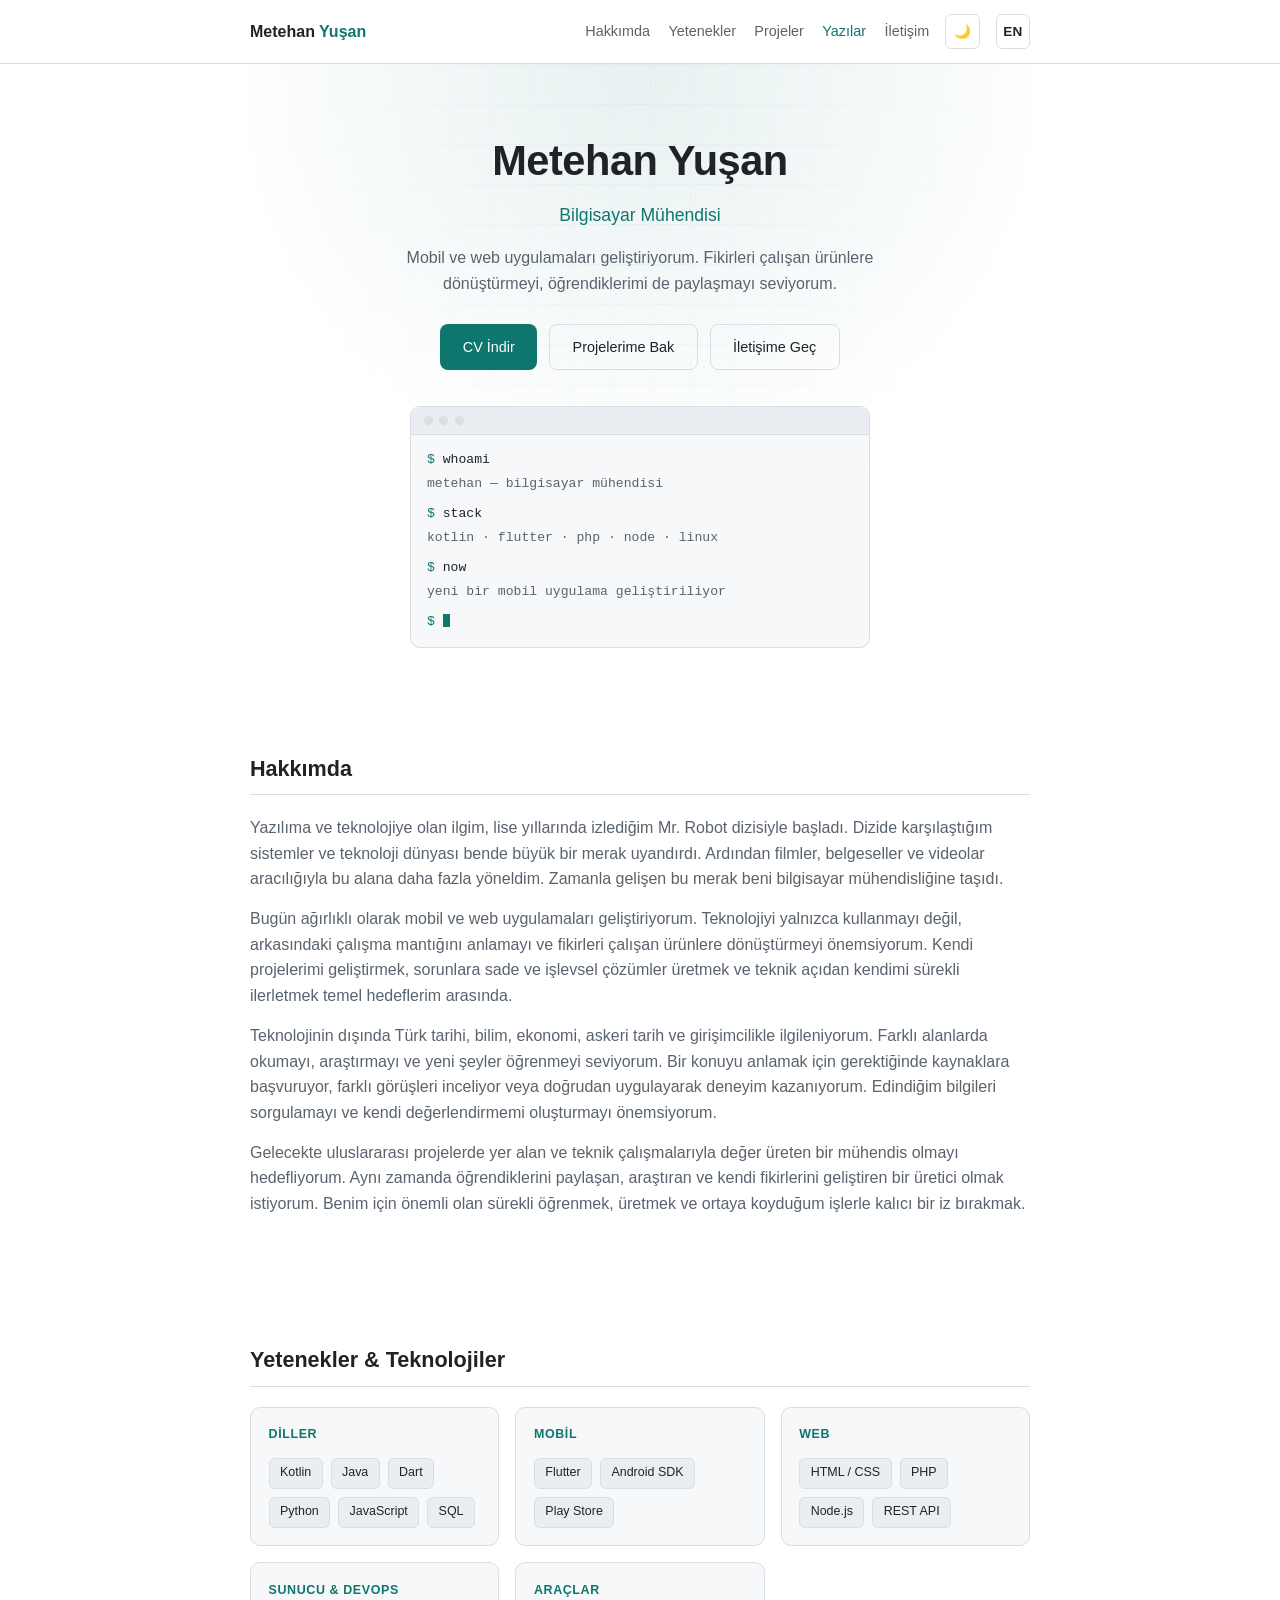
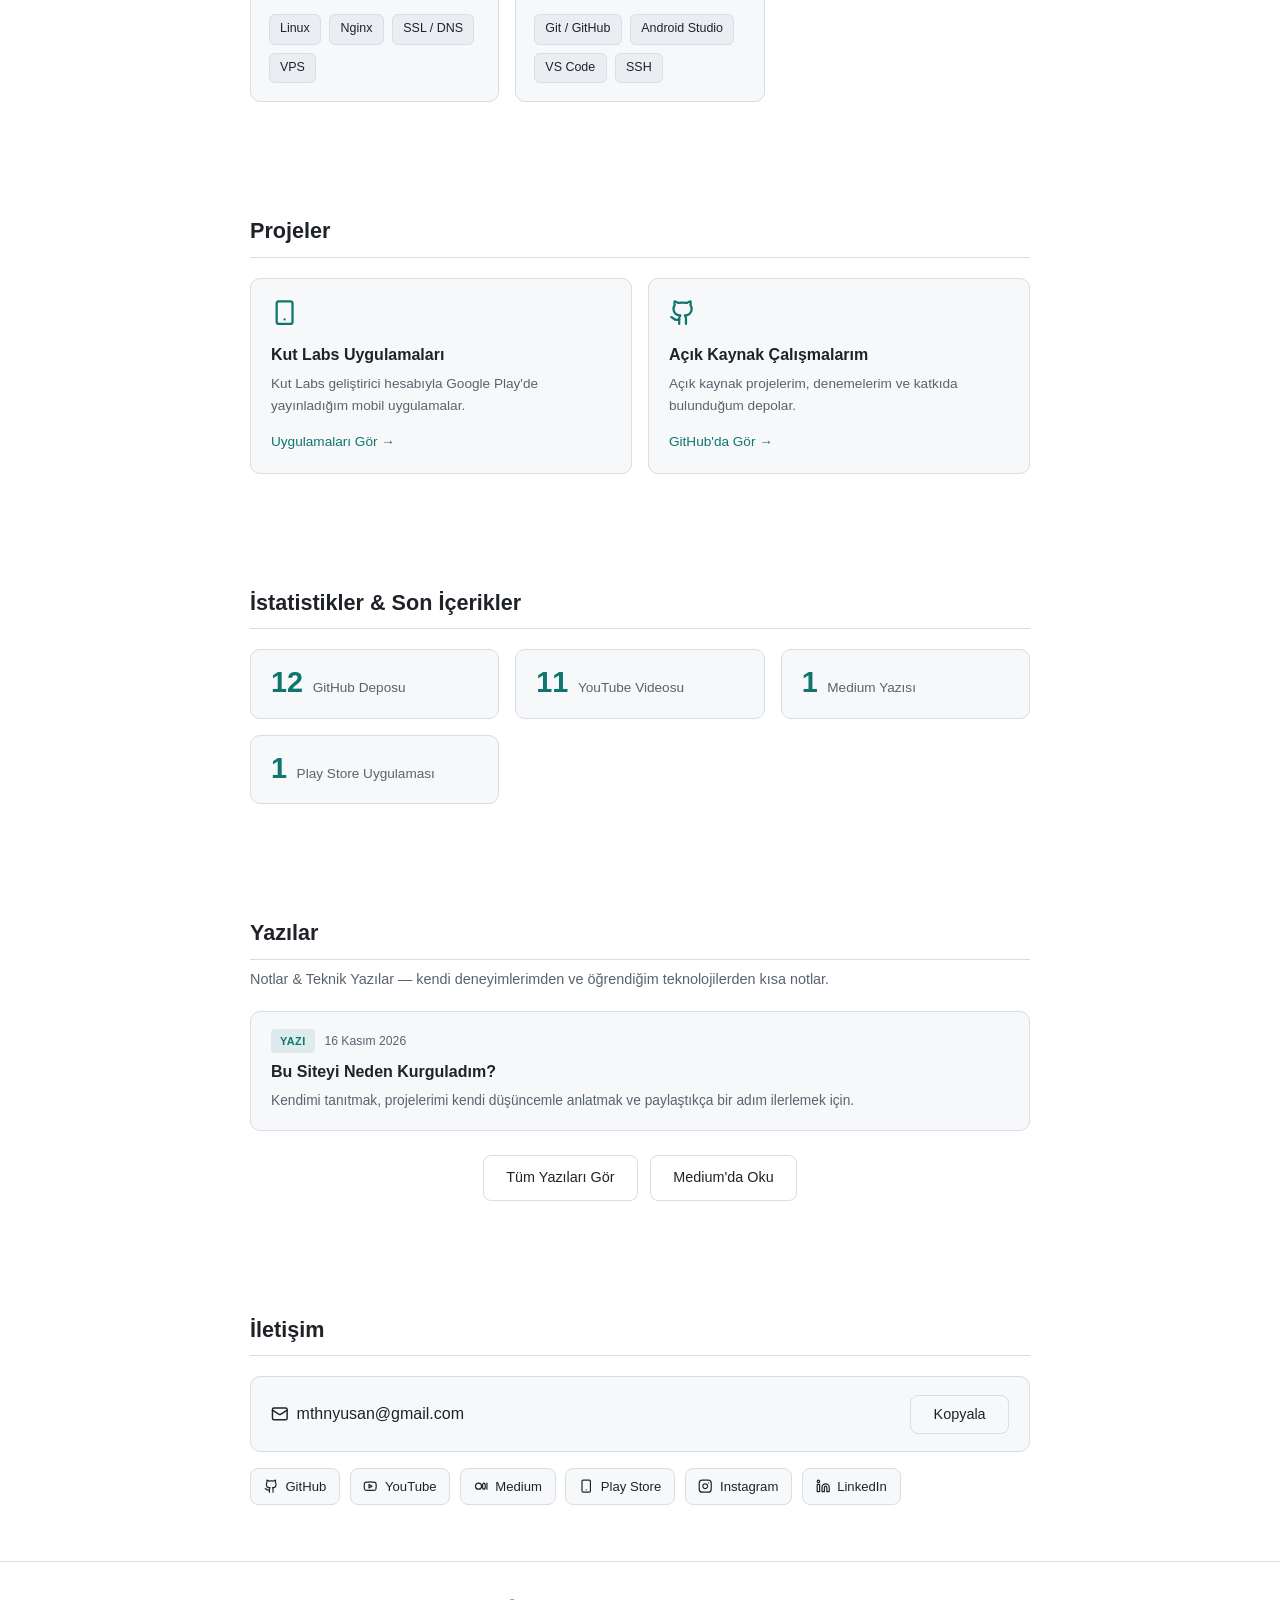
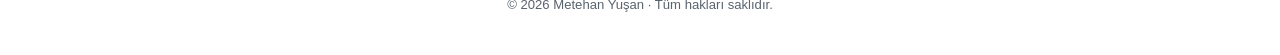
<file: index.html>
<!DOCTYPE html>
<html lang="tr">
<head>
  <meta charset="UTF-8">
  <meta name="viewport" content="width=device-width, initial-scale=1.0">
  <meta name="theme-color" content="#0d1117" id="themeColor">

  <title data-tr="Metehan Yuşan | Bilgisayar Mühendisi" data-en="Metehan Yuşan | Computer Engineer">Metehan Yuşan | Bilgisayar Mühendisi</title>
  <meta name="description"
        content="Metehan Yuşan - Bilgisayar Mühendisi. Mobil ve web projeleri, Kut Labs uygulamaları, notlar ve teknik yazılar."
        data-tr-content="Metehan Yuşan - Bilgisayar Mühendisi. Mobil ve web projeleri, Kut Labs uygulamaları, notlar ve teknik yazılar."
        data-en-content="Metehan Yuşan - Computer Engineer. Mobile and web projects, Kut Labs apps, notes and technical writing.">
  <link rel="canonical" href="https://metehanyusan.com/">

  <!-- OG / Sosyal Medya Önizleme -->
  <meta property="og:type" content="website">
  <meta property="og:title" content="Metehan Yuşan | Bilgisayar Mühendisi">
  <meta property="og:description" content="Mobil ve web projeleri, Kut Labs uygulamaları, notlar ve teknik yazılar.">
  <meta property="og:url" content="https://metehanyusan.com/">
  <!-- YAPILACAK: 1200x630 bir görsel yükleyip aşağıdaki yorumu kaldırın
  <meta property="og:image" content="https://metehanyusan.com/og-image.png">
  -->
  <meta name="twitter:card" content="summary_large_image">

  <link rel="icon" href="data:image/svg+xml,%3Csvg xmlns='http://www.w3.org/2000/svg' viewBox='0 0 64 64'%3E%3Crect width='64' height='64' rx='14' fill='%230d1117'/%3E%3Ctext x='32' y='44' font-family='Arial,sans-serif' font-size='34' font-weight='700' text-anchor='middle' fill='%232dd4bf'%3EM%3C/text%3E%3C/svg%3E">

  <!-- Arama motorları için kişi bilgisi -->
  <script type="application/ld+json">
  {
    "@context": "https://schema.org",
    "@type": "Person",
    "name": "Metehan Yuşan",
    "url": "https://metehanyusan.com/",
    "jobTitle": "Computer Engineer",
    "sameAs": [
      "https://github.com/metehanyusan",
      "https://youtube.com/@metehanyusan",
      "https://medium.com/@myusan3414",
      "https://www.instagram.com/metehan_yusan",
      "https://www.linkedin.com/in/metehan-yu%C5%9Fan-26406b252/"
    ]
  }
  </script>

  <script>
    /* Sadece elle seçilmiş tema kalıcıdır; yoksa sistem temasını izle */
    (function () {
      var theme = 'dark';
      try {
        var saved = localStorage.getItem('theme');
        var manual = localStorage.getItem('theme-manual');
        if (manual && saved) theme = saved;
        else if (window.matchMedia('(prefers-color-scheme: light)').matches) theme = 'light';
      } catch (e) {
        if (window.matchMedia('(prefers-color-scheme: light)').matches) theme = 'light';
      }
      document.documentElement.setAttribute('data-theme', theme);
    })();
  </script>

  <link rel="stylesheet" href="style.css">
</head>
<body>

  <!-- SVG İKON SETİ -->
  <svg width="0" height="0" style="position:absolute" aria-hidden="true" focusable="false">
    <defs>
      <symbol id="i-github" viewBox="0 0 24 24"><path d="M15 22v-4a4.8 4.8 0 0 0-1-3.5c3 0 6-2 6-5.5.08-1.25-.27-2.48-1-3.5.28-1.15.28-2.35 0-3.5 0 0-1 0-3 1.5-2.64-.5-5.36-.5-8 0C6 2 5 2 5 2c-.3 1.15-.3 2.35 0 3.5A5.403 5.403 0 0 0 4 9c0 3.5 3 5.5 6 5.5-.39.49-.68 1.05-.85 1.65-.17.6-.22 1.23-.15 1.85v4"/><path d="M9 18c-4.51 2-5-2-7-2"/></symbol>
      <symbol id="i-youtube" viewBox="0 0 24 24"><path d="M2.5 17a24.12 24.12 0 0 1 0-10 2 2 0 0 1 1.4-1.4 49.56 49.56 0 0 1 16.2 0A2 2 0 0 1 21.5 7a24.12 24.12 0 0 1 0 10 2 2 0 0 1-1.4 1.4 49.55 49.55 0 0 1-16.2 0A2 2 0 0 1 2.5 17"/><path d="m10 15 5-3-5-3z"/></symbol>
      <symbol id="i-instagram" viewBox="0 0 24 24"><rect x="2" y="2" width="20" height="20" rx="5"/><path d="M16 11.37A4 4 0 1 1 12.63 8 4 4 0 0 1 16 11.37z"/><line x1="17.5" y1="6.5" x2="17.51" y2="6.5"/></symbol>
      <symbol id="i-linkedin" viewBox="0 0 24 24"><path d="M16 8a6 6 0 0 1 6 6v7h-4v-7a2 2 0 0 0-2-2 2 2 0 0 0-2 2v7h-4v-7a6 6 0 0 1 6-6z"/><rect x="2" y="9" width="4" height="12"/><circle cx="4" cy="4" r="2"/></symbol>
      <symbol id="i-medium" viewBox="0 0 24 24"><circle cx="7.5" cy="12" r="5"/><ellipse cx="16.5" cy="12" rx="2.3" ry="5"/><line x1="21.5" y1="7" x2="21.5" y2="17"/></symbol>
      <symbol id="i-phone" viewBox="0 0 24 24"><rect x="5" y="2" width="14" height="20" rx="2"/><line x1="12" y1="18" x2="12.01" y2="18"/></symbol>
      <symbol id="i-mail" viewBox="0 0 24 24"><rect x="2" y="4" width="20" height="16" rx="2"/><path d="m22 7-8.97 5.7a1.94 1.94 0 0 1-2.06 0L2 7"/></symbol>
    </defs>
  </svg>

  <div id="progress"></div>

  <nav>
    <div class="nav-inner">
      <div class="nav-logo">Metehan <span>Yuşan</span></div>
      <div class="nav-right">
        <div class="nav-links">
          <a href="#hakkimda" data-tr="Hakkımda" data-en="About">Hakkımda</a>
          <a href="#yetenekler" data-tr="Yetenekler" data-en="Skills">Yetenekler</a>
          <a href="#projeler" data-tr="Projeler" data-en="Projects">Projeler</a>
          <a href="#yazilar" data-tr="Yazılar" data-en="Writing">Yazılar</a>
          <a href="#iletisim" data-tr="İletişim" data-en="Contact">İletişim</a>
        </div>
        <button id="themeBtn" class="icon-btn" aria-label="Temayı değiştir" title="Tema" type="button">☀️</button>
        <button id="langBtn" class="icon-btn" aria-label="Switch to English" type="button">EN</button>
      </div>
    </div>
  </nav>

  <div class="container">

    <!-- HERO -->
    <header class="hero" id="top">
      <h1>Metehan Yuşan</h1>
      <p class="title" data-tr="Bilgisayar Mühendisi" data-en="Computer Engineer">Bilgisayar Mühendisi</p>
      <p class="tagline"
         data-tr="Mobil ve web uygulamaları geliştiriyorum. Fikirleri çalışan ürünlere dönüştürmeyi, öğrendiklerimi de paylaşmayı seviyorum."
         data-en="I build mobile and web applications. I enjoy turning ideas into working products and sharing what I learn.">
        Mobil ve web uygulamaları geliştiriyorum. Fikirleri çalışan ürünlere dönüştürmeyi, öğrendiklerimi de paylaşmayı seviyorum.
      </p>
      <div class="hero-buttons">
        <button class="btn btn-primary" id="cvBtn" type="button" aria-haspopup="dialog">
          <span data-tr="CV İndir" data-en="Download CV">CV İndir</span>
        </button>
        <a href="#projeler" class="btn btn-outline" data-tr="Projelerime Bak" data-en="View Projects">Projelerime Bak</a>
        <a href="#iletisim" class="btn btn-outline" data-tr="İletişime Geç" data-en="Get in Touch">İletişime Geç</a>
      </div>

      <div class="terminal" aria-hidden="true">
        <div class="terminal-bar"><i></i><i></i><i></i></div>
        <div class="terminal-body">
          <div><span class="prompt">$</span> whoami</div>
          <div class="out" data-tr="metehan — bilgisayar mühendisi" data-en="metehan — computer engineer">metehan — bilgisayar mühendisi</div>
          <div><span class="prompt">$</span> stack</div>
          <div class="out">kotlin · flutter · php · node · linux</div>
          <div><span class="prompt">$</span> now</div>
          <div class="out" data-tr="yeni bir mobil uygulama geliştiriliyor" data-en="building a new mobile app">yeni bir mobil uygulama geliştiriliyor</div>
          <div><span class="prompt">$</span> <span class="cursor"></span></div>
        </div>
      </div>
    </header>

    <!-- ÖNE ÇIKAN PROJE (gizli — hazır olunca "hidden" kelimesini silin, metinleri ve görseli doldurun) -->
    <section id="one-cikan-proje" class="featured-project" hidden>
      <div class="featured-inner">
        <div class="featured-content">
          <span class="featured-badge" data-tr="Öne Çıkan Proje" data-en="Featured Project">Öne Çıkan Proje</span>
          <h2 class="featured-title" data-tr="Proje Adı Buraya" data-en="Project Name Here">Proje Adı Buraya</h2>
          <p class="featured-desc" data-tr="Projenin ne işe yaradığını anlatan kısa, çarpıcı bir cümle." data-en="A short, punchy sentence about what your project does.">Projenin ne işe yaradığını anlatan kısa, çarpıcı bir cümle.</p>
          <ul class="featured-features">
            <li data-tr="✓ Özellik 1" data-en="✓ Feature 1">✓ Özellik 1</li>
            <li data-tr="✓ Özellik 2" data-en="✓ Feature 2">✓ Özellik 2</li>
            <li data-tr="✓ Özellik 3" data-en="✓ Feature 3">✓ Özellik 3</li>
          </ul>
          <div class="featured-buttons">
            <a href="#" class="btn btn-primary" data-tr="Canlı Gör" data-en="View Live">Canlı Gör</a>
            <a href="#" class="btn btn-outline" data-tr="Detaylar" data-en="Details">Detaylar</a>
          </div>
        </div>
        <div class="featured-visual">
          <!-- Ekran görüntüsü hazır olunca placeholder'ı silip şunu kullanın:
          <img src="images/proje.png" alt="Proje ekran görüntüsü" loading="lazy"> -->
          <div class="featured-placeholder">
            <svg class="ic" style="width:2.5rem;height:2.5rem" aria-hidden="true"><use href="#i-phone"/></svg>
            <p data-tr="Ekran görüntüsü buraya" data-en="Screenshot here">Ekran görüntüsü buraya</p>
          </div>
        </div>
      </div>
    </section>

    <!-- HAKKIMDA -->
    <section id="hakkimda" class="about">
      <h2 data-tr="Hakkımda" data-en="About Me">Hakkımda</h2>

      <p data-tr="Yazılıma ve teknolojiye olan ilgim, lise yıllarında izlediğim Mr. Robot dizisiyle başladı. Dizide karşılaştığım sistemler ve teknoloji dünyası bende büyük bir merak uyandırdı. Ardından filmler, belgeseller ve videolar aracılığıyla bu alana daha fazla yöneldim. Zamanla gelişen bu merak beni bilgisayar mühendisliğine taşıdı."
         data-en="My interest in software and technology started with Mr. Robot, which I watched during high school. The systems and the tech world I encountered in the show sparked a deep curiosity in me. Then, through films, documentaries and videos, I gravitated further into this field. Over time, this growing curiosity led me to computer engineering.">
        Yazılıma ve teknolojiye olan ilgim, lise yıllarında izlediğim Mr. Robot dizisiyle başladı. Dizide karşılaştığım sistemler ve teknoloji dünyası bende büyük bir merak uyandırdı. Ardından filmler, belgeseller ve videolar aracılığıyla bu alana daha fazla yöneldim. Zamanla gelişen bu merak beni bilgisayar mühendisliğine taşıdı.
      </p>

      <p data-tr="Bugün ağırlıklı olarak mobil ve web uygulamaları geliştiriyorum. Teknolojiyi yalnızca kullanmayı değil, arkasındaki çalışma mantığını anlamayı ve fikirleri çalışan ürünlere dönüştürmeyi önemsiyorum. Kendi projelerimi geliştirmek, sorunlara sade ve işlevsel çözümler üretmek ve teknik açıdan kendimi sürekli ilerletmek temel hedeflerim arasında."
         data-en="Today I mainly build mobile and web applications. I care not only about using technology but also about understanding how it works under the hood and turning ideas into working products. Developing my own projects, producing simple and functional solutions to problems, and continuously improving myself technically are among my main goals.">
        Bugün ağırlıklı olarak mobil ve web uygulamaları geliştiriyorum. Teknolojiyi yalnızca kullanmayı değil, arkasındaki çalışma mantığını anlamayı ve fikirleri çalışan ürünlere dönüştürmeyi önemsiyorum. Kendi projelerimi geliştirmek, sorunlara sade ve işlevsel çözümler üretmek ve teknik açıdan kendimi sürekli ilerletmek temel hedeflerim arasında.
      </p>

      <p data-tr="Teknolojinin dışında Türk tarihi, bilim, ekonomi, askeri tarih ve girişimcilikle ilgileniyorum. Farklı alanlarda okumayı, araştırmayı ve yeni şeyler öğrenmeyi seviyorum. Bir konuyu anlamak için gerektiğinde kaynaklara başvuruyor, farklı görüşleri inceliyor veya doğrudan uygulayarak deneyim kazanıyorum. Edindiğim bilgileri sorgulamayı ve kendi değerlendirmemi oluşturmayı önemsiyorum."
         data-en="Outside of technology, I'm interested in Turkish history, science, economics, military history and entrepreneurship. I enjoy reading, researching and learning new things across different fields. To understand a subject, I consult sources when needed, examine different views, or gain experience by directly applying it. I value questioning the information I acquire and forming my own assessment.">
        Teknolojinin dışında Türk tarihi, bilim, ekonomi, askeri tarih ve girişimcilikle ilgileniyorum. Farklı alanlarda okumayı, araştırmayı ve yeni şeyler öğrenmeyi seviyorum. Bir konuyu anlamak için gerektiğinde kaynaklara başvuruyor, farklı görüşleri inceliyor veya doğrudan uygulayarak deneyim kazanıyorum. Edindiğim bilgileri sorgulamayı ve kendi değerlendirmemi oluşturmayı önemsiyorum.
      </p>

      <p data-tr="Gelecekte uluslararası projelerde yer alan ve teknik çalışmalarıyla değer üreten bir mühendis olmayı hedefliyorum. Aynı zamanda öğrendiklerini paylaşan, araştıran ve kendi fikirlerini geliştiren bir üretici olmak istiyorum. Benim için önemli olan sürekli öğrenmek, üretmek ve ortaya koyduğum işlerle kalıcı bir iz bırakmak."
         data-en="In the future, I aim to be an engineer who takes part in international projects and creates value through technical work. At the same time, I want to be a maker who shares what I learn, researches, and develops his own ideas. What matters to me is to keep learning, keep producing, and leave a lasting mark through the work I put out.">
        Gelecekte uluslararası projelerde yer alan ve teknik çalışmalarıyla değer üreten bir mühendis olmayı hedefliyorum. Aynı zamanda öğrendiklerini paylaşan, araştıran ve kendi fikirlerini geliştiren bir üretici olmak istiyorum. Benim için önemli olan sürekli öğrenmek, üretmek ve ortaya koyduğum işlerle kalıcı bir iz bırakmak.
      </p>

    </section>

    <!-- YETENEKLER -->
    <section id="yetenekler">
      <h2 data-tr="Yetenekler &amp; Teknolojiler" data-en="Skills &amp; Technologies">Yetenekler &amp; Teknolojiler</h2>
      <div class="skill-groups">

        <div class="skill-group">
          <h3 data-tr="Diller" data-en="Languages">Diller</h3>
          <div class="badges">
            <span class="badge">Kotlin</span>
            <span class="badge">Java</span>
            <span class="badge">Dart</span>
            <span class="badge">Python</span>
            <span class="badge">JavaScript</span>
            <span class="badge">SQL</span>
          </div>
        </div>

        <div class="skill-group">
          <h3 data-tr="Mobil" data-en="Mobile">Mobil</h3>
          <div class="badges">
            <span class="badge">Flutter</span>
            <span class="badge">Android SDK</span>
            <span class="badge">Play Store</span>
          </div>
        </div>

        <div class="skill-group">
          <h3 data-tr="Web" data-en="Web">Web</h3>
          <div class="badges">
            <span class="badge">HTML / CSS</span>
            <span class="badge">PHP</span>
            <span class="badge">Node.js</span>
            <span class="badge">REST API</span>
          </div>
        </div>

        <div class="skill-group">
          <h3 data-tr="Sunucu &amp; DevOps" data-en="Server &amp; DevOps">Sunucu &amp; DevOps</h3>
          <div class="badges">
            <span class="badge">Linux</span>
            <span class="badge">Nginx</span>
            <span class="badge">SSL / DNS</span>
            <span class="badge">VPS</span>
          </div>
        </div>

        <div class="skill-group">
          <h3 data-tr="Araçlar" data-en="Tools">Araçlar</h3>
          <div class="badges">
            <span class="badge">Git / GitHub</span>
            <span class="badge">Android Studio</span>
            <span class="badge">VS Code</span>
            <span class="badge">SSH</span>
          </div>
        </div>

      </div>
    </section>

    <!-- PROJELER -->
    <section id="projeler">
      <h2 data-tr="Projeler" data-en="Projects">Projeler</h2>
      <div class="project-grid">

        <!-- YAPILACAK: Kut Labs'taki her uygulama için bu şablonu kopyalayın
        <a href="PLAY_STORE_UYGULAMA_LINKI" target="_blank" rel="noopener" class="project-card">
          <div class="icon"><svg class="ic" aria-hidden="true"><use href="#i-phone"/></svg></div>
          <h3>Uygulama Adı</h3>
          <p data-tr="Uygulamanın kısa açıklaması" data-en="Short description of the app">Uygulamanın kısa açıklaması</p>
          <span class="card-link" data-tr="Play Store'da Gör" data-en="View on Play Store">Play Store'da Gör</span>
        </a>
        -->

        <a href="https://play.google.com/store/apps/developer?id=Kut+Labs" target="_blank" rel="noopener" class="project-card">
          <div class="icon"><svg class="ic" aria-hidden="true"><use href="#i-phone"/></svg></div>
          <h3 data-tr="Kut Labs Uygulamaları" data-en="Kut Labs Apps">Kut Labs Uygulamaları</h3>
          <p data-tr="Kut Labs geliştirici hesabıyla Google Play'de yayınladığım mobil uygulamalar."
             data-en="Mobile apps I publish on Google Play under the Kut Labs developer account.">
            Kut Labs geliştirici hesabıyla Google Play'de yayınladığım mobil uygulamalar.
          </p>
          <span class="card-link" data-tr="Uygulamaları Gör" data-en="View Apps">Uygulamaları Gör</span>
        </a>

        <a href="https://github.com/metehanyusan" target="_blank" rel="noopener" class="project-card">
          <div class="icon"><svg class="ic" aria-hidden="true"><use href="#i-github"/></svg></div>
          <h3 data-tr="Açık Kaynak Çalışmalarım" data-en="My Open Source Work">Açık Kaynak Çalışmalarım</h3>
          <p data-tr="Açık kaynak projelerim, denemelerim ve katkıda bulunduğum depolar."
             data-en="My open source projects, experiments and repositories I contribute to.">
            Açık kaynak projelerim, denemelerim ve katkıda bulunduğum depolar.
          </p>
          <span class="card-link" data-tr="GitHub'da Gör" data-en="View on GitHub">GitHub'da Gör</span>
        </a>

      </div>
    </section>

    <!-- YOLCULUK (şimdilik kapalı: açmak için bu yorumu ve sondaki kapanışını silin,
         menüye de Yolculuk linkini geri ekleyin)
    <section id="yolculuk">
      <h2 data-tr="Yolculuğum" data-en="My Journey">Yolculuğum</h2>
      <div class="timeline">
        <div class="timeline-item">
          <div class="year">2020</div>
          <h3 data-tr="Mr. Robot ve ilk kod satırları" data-en="Mr. Robot and my first lines of code">
            Mr. Robot ve ilk kod satırları
          </h3>
          <p data-tr="Lisede dizinin etkisiyle yazılıma merak sardım; sistemlerin nasıl çalıştığını öğrenmek için kod yazmaya başladım."
             data-en="In high school, the show sparked my curiosity about software; I started coding to understand how systems work.">
            Lisede dizinin etkisiyle yazılıma merak sardım; sistemlerin nasıl çalıştığını öğrenmek için kod yazmaya başladım.
          </p>
        </div>
        <div class="timeline-item">
          <div class="year">2022</div>
          <h3 data-tr="İhtiyaçtan doğan ilk projeler" data-en="First projects driven by real needs">
            İhtiyaçtan doğan ilk projeler
          </h3>
          <p data-tr="Web ve mobil tarafta küçük ama gerçek ihtiyaçlara yönelik projeler geliştirmeye başladım."
             data-en="I started building small but real-need projects on the web and mobile side.">
            Web ve mobil tarafta küçük ama gerçek ihtiyaçlara yönelik projeler geliştirmeye başladım.
          </p>
        </div>
        <div class="timeline-item">
          <div class="year">2024</div>
          <h3 data-tr="Kut Labs ve Play Store" data-en="Kut Labs and the Play Store">
            Kut Labs ve Play Store
          </h3>
          <p data-tr="Kut Labs çatısı altında Google Play'de uygulama yayınlamaya başladım."
             data-en="I started publishing apps on Google Play under Kut Labs.">
            Kut Labs çatısı altında Google Play'de uygulama yayınlamaya başladım.
          </p>
        </div>
        <div class="timeline-item">
          <div class="year">2026</div>
          <h3 data-tr="Bu site ve paylaşım" data-en="This site and sharing">
            Bu site ve paylaşım
          </h3>
          <p data-tr="Öğrendiklerimi yazıya ve videoya dökmeye, deneyimlerimi burada paylaşmaya başladım."
             data-en="I started turning what I learn into writing and video, and sharing my experience here.">
            Öğrendiklerimi yazıya ve videoya dökmeye, deneyimlerimi burada paylaşmaya başladım.
          </p>
        </div>
      </div>
    </section>
    -->

    <!-- İSTATİSTİK & SON İÇERİKLER -->
    <!-- YAPILACAK: Sayılar elle giriliyor (GitHub hariç, o otomatik). Gerçek değerlerle güncelleyin.
         "Son" satırları gizli; gerçek başlığı yazıp ilgili satırdan hidden kelimesini silin. -->
    <section id="istatistikler">
      <h2 data-tr="İstatistikler &amp; Son İçerikler" data-en="Stats &amp; Latest Content">İstatistikler &amp; Son İçerikler</h2>
      <div class="content-grid">

        <a href="https://github.com/metehanyusan" target="_blank" rel="noopener" class="content-card">
          <div class="content-head">
            <span class="content-num" id="gh-count">12</span>
            <span class="content-label" data-tr="GitHub Deposu" data-en="GitHub Repos">GitHub Deposu</span>
          </div>
          <div class="content-latest" hidden>
            <span class="content-tag" data-tr="Son" data-en="Latest">Son</span>
            <span class="content-title" id="gh-latest"></span>
          </div>
        </a>

        <a href="https://youtube.com/@metehanyusan" target="_blank" rel="noopener" class="content-card">
          <div class="content-head">
            <span class="content-num">11</span>
            <span class="content-label" data-tr="YouTube Videosu" data-en="YouTube Videos">YouTube Videosu</span>
          </div>
          <div class="content-latest" hidden>
            <span class="content-tag" data-tr="Son" data-en="Latest">Son</span>
            <span class="content-title">Son video başlığı</span>
          </div>
        </a>

        <a href="https://medium.com/@myusan3414" target="_blank" rel="noopener" class="content-card">
          <div class="content-head">
            <span class="content-num">1</span>
            <span class="content-label" data-tr="Medium Yazısı" data-en="Medium Posts">Medium Yazısı</span>
          </div>
          <div class="content-latest" hidden>
            <span class="content-tag" data-tr="Son" data-en="Latest">Son</span>
            <span class="content-title">Son yazı başlığı</span>
          </div>
        </a>

        <a href="https://play.google.com/store/apps/developer?id=Kut+Labs" target="_blank" rel="noopener" class="content-card">
          <div class="content-head">
            <span class="content-num">1</span>
            <span class="content-label" data-tr="Play Store Uygulaması" data-en="Play Store Apps">Play Store Uygulaması</span>
          </div>
          <div class="content-latest" hidden>
            <span class="content-tag" data-tr="Son" data-en="Latest">Son</span>
            <span class="content-title">Son uygulama adı</span>
          </div>
        </a>

      </div>
    </section>

    <!-- YAZILAR -->
    <section id="yazilar">
      <h2 data-tr="Yazılar" data-en="Writing">Yazılar</h2>
      <p class="section-sub"
         data-tr="Notlar &amp; Teknik Yazılar — kendi deneyimlerimden ve öğrendiğim teknolojilerden kısa notlar."
         data-en="Notes &amp; Technical Writing — short notes from my own experience and the technologies I learn.">
        Notlar &amp; Teknik Yazılar — kendi deneyimlerimden ve öğrendiğim teknolojilerden kısa notlar.
      </p>

      <div class="post-list">
        <a href="yazilar/2026-11-16-why-i-built-this-site.html" class="post-item">
          <div class="post-meta">
            <span class="post-tag" data-tr="Yazı" data-en="Post">Yazı</span>
            <span class="post-date" data-tr="16 Kasım 2026" data-en="November 16, 2026">16 Kasım 2026</span>
          </div>
          <h3 data-tr="Bu Siteyi Neden Kurguladım?" data-en="Why I Built This Site">
            Bu Siteyi Neden Kurguladım?
          </h3>
          <p data-tr="Kendimi tanıtmak, projelerimi kendi düşüncemle anlatmak ve paylaştıkça bir adım ilerlemek için."
             data-en="To introduce myself, explain my projects in my own words, and move one step forward with every share.">
            Kendimi tanıtmak, projelerimi kendi düşüncemle anlatmak ve paylaştıkça bir adım ilerlemek için.
          </p>
        </a>
      </div>

      <div class="section-actions">
        <a href="yazilar.html" class="btn btn-outline" data-tr="Tüm Yazıları Gör" data-en="View All Posts">Tüm Yazıları Gör</a>
        <a href="https://medium.com/@myusan3414" target="_blank" rel="noopener" class="btn btn-outline" data-tr="Medium'da Oku" data-en="Read on Medium">Medium'da Oku</a>
      </div>
    </section>

    <!-- İLETİŞİM -->
    <section id="iletisim">
      <h2 data-tr="İletişim" data-en="Contact">İletişim</h2>
      <div class="email-box">
        <a href="mailto:mthnyusan@gmail.com" class="email" data-email-link>
          <svg class="ic" aria-hidden="true"><use href="#i-mail"/></svg>
          <span data-email-text>mthnyusan@gmail.com</span>
        </a>
        <button id="copyBtn" class="btn btn-outline" data-tr="Kopyala" data-en="Copy" onclick="copyEmail()" type="button">Kopyala</button>
      </div>

      <div class="socials">
        <a href="https://github.com/metehanyusan" target="_blank" rel="noopener" class="social-link">
          <svg class="ic" aria-hidden="true"><use href="#i-github"/></svg> <span>GitHub</span>
        </a>
        <a href="https://youtube.com/@metehanyusan" target="_blank" rel="noopener" class="social-link">
          <svg class="ic" aria-hidden="true"><use href="#i-youtube"/></svg> <span>YouTube</span>
        </a>
        <a href="https://medium.com/@myusan3414" target="_blank" rel="noopener" class="social-link">
          <svg class="ic" aria-hidden="true"><use href="#i-medium"/></svg> <span>Medium</span>
        </a>
        <a href="https://play.google.com/store/apps/developer?id=Kut+Labs" target="_blank" rel="noopener" class="social-link">
          <svg class="ic" aria-hidden="true"><use href="#i-phone"/></svg> <span>Play Store</span>
        </a>
        <a href="https://www.instagram.com/metehan_yusan" target="_blank" rel="noopener" class="social-link">
          <svg class="ic" aria-hidden="true"><use href="#i-instagram"/></svg> <span>Instagram</span>
        </a>
        <a href="https://www.linkedin.com/in/metehan-yu%C5%9Fan-26406b252/" target="_blank" rel="noopener" class="social-link">
          <svg class="ic" aria-hidden="true"><use href="#i-linkedin"/></svg> <span>LinkedIn</span>
        </a>
      </div>
    </section>

  </div>

  <footer>
    © 2026 Metehan Yuşan ·
    <span data-tr="Tüm hakları saklıdır." data-en="All rights reserved.">Tüm hakları saklıdır.</span>
  </footer>

  <button id="toTop" class="icon-btn" aria-label="Yukarı çık" title="Yukarı çık" type="button">↑</button>

  <!-- CV MODAL: önce e-posta, gönderince indirme butonları açılır -->
  <div id="cvModal" class="modal-overlay" hidden aria-hidden="true">
    <div class="modal" role="dialog" aria-modal="true" aria-labelledby="cvModalTitle">
      <button class="modal-close" id="cvModalClose" aria-label="Kapat" type="button">×</button>
      <h3 id="cvModalTitle" data-tr="CV İndir" data-en="Download CV">CV İndir</h3>

      <div id="cvFormWrap">
        <p class="modal-desc" data-tr="CV'yi indirmek için önce e-posta adresini bırak." data-en="Leave your email first to download the CV.">CV'yi indirmek için önce e-posta adresini bırak.</p>
        <form id="cvForm" novalidate>
          <input type="email" id="cvEmail" required autocomplete="email" inputmode="email"
                 placeholder="E-posta adresin"
                 aria-label="E-posta adresin"
                 data-tr-placeholder="E-posta adresin"
                 data-en-placeholder="Your email address">
          <p class="form-error" id="cvError" role="alert" hidden
             data-tr="Lütfen geçerli bir e-posta adresi gir." data-en="Please enter a valid email address.">Lütfen geçerli bir e-posta adresi gir.</p>
          <button type="submit" class="btn btn-primary" data-tr="Devam Et" data-en="Continue">Devam Et</button>
        </form>
      </div>

      <div id="cvDownload" hidden>
        <p class="modal-success" data-tr="Teşekkürler! İşte CV'n:" data-en="Thank you! Here is the CV:">Teşekkürler! İşte CV'n:</p>
        <div class="modal-downloads">
          <a href="Metehan_Yusan_CV_TR.pdf" download class="btn btn-primary">🇹🇷 Türkçe CV</a>
          <a href="Metehan_Yusan_CV_EN.pdf" download class="btn btn-outline">🇬🇧 English CV</a>
        </div>
      </div>

      <p class="modal-kvkk"
         data-tr="E-posta adresin, CV talebini bana iletmek için bir form servisi (FormSubmit) üzerinden gönderilir ve yalnızca seninle iletişim kurmak için kullanılır."
         data-en="Your email is sent to me through a form service (FormSubmit) to deliver your CV request, and is used only to get in touch with you.">
        E-posta adresin, CV talebini bana iletmek için bir form servisi (FormSubmit) üzerinden gönderilir ve yalnızca seninle iletişim kurmak için kullanılır.
      </p>
    </div>
  </div>

  <script src="script.js"></script>
</body>
</html>
</file>
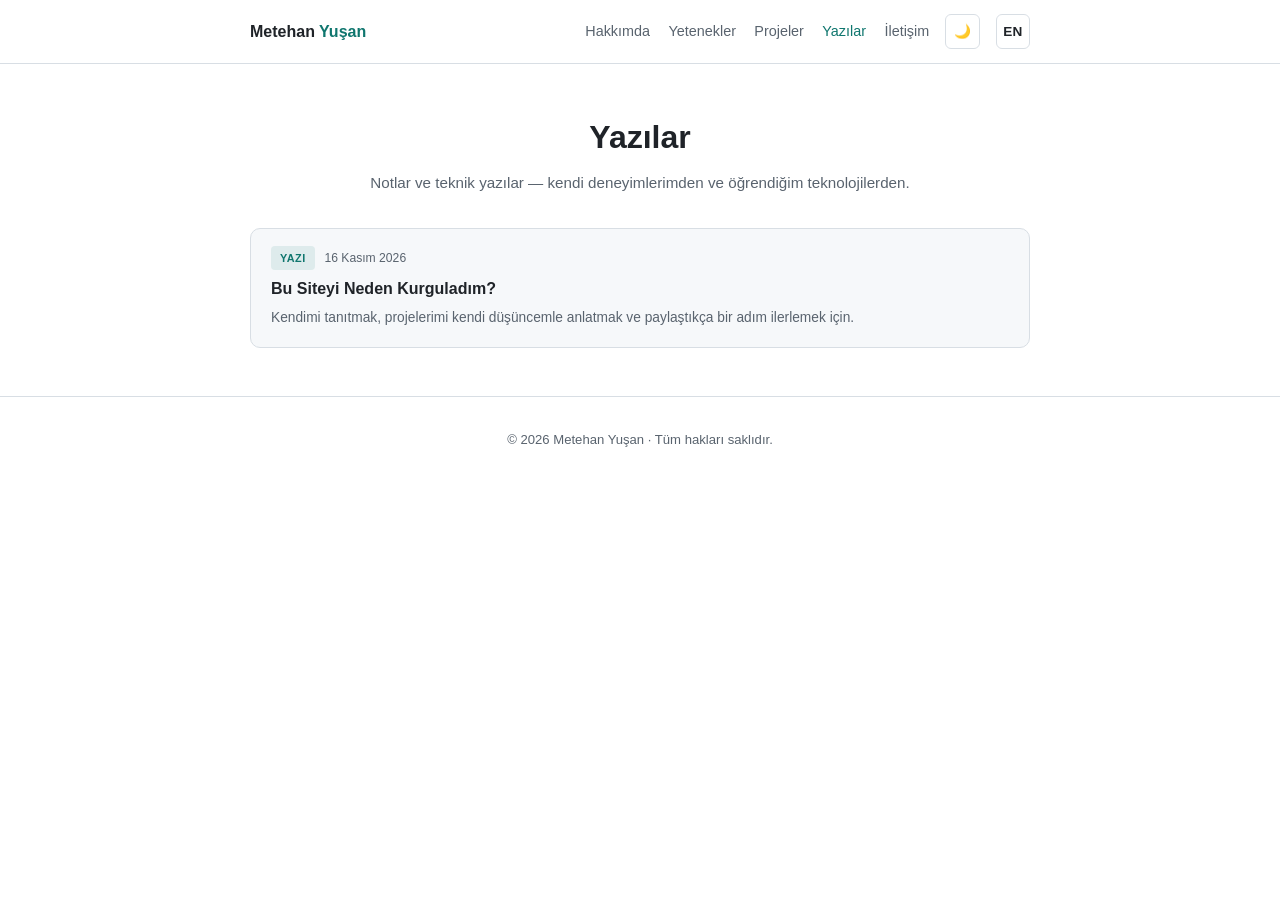
<file: yazilar.html>
<!DOCTYPE html>
<html lang="tr">
<head>
  <meta charset="UTF-8">
  <meta name="viewport" content="width=device-width, initial-scale=1.0">
  <meta name="theme-color" content="#0d1117" id="themeColor">

  <title data-tr="Yazılar | Metehan Yuşan" data-en="Writing | Metehan Yuşan">Yazılar | Metehan Yuşan</title>
  <meta name="description"
        content="Metehan Yuşan'ın notları ve teknik yazıları."
        data-tr-content="Metehan Yuşan'ın notları ve teknik yazıları."
        data-en-content="Notes and technical writing by Metehan Yuşan.">
  <link rel="canonical" href="https://metehanyusan.com/yazilar.html">

  <link rel="icon" href="data:image/svg+xml,%3Csvg xmlns='http://www.w3.org/2000/svg' viewBox='0 0 64 64'%3E%3Crect width='64' height='64' rx='14' fill='%230d1117'/%3E%3Ctext x='32' y='44' font-family='Arial,sans-serif' font-size='34' font-weight='700' text-anchor='middle' fill='%232dd4bf'%3EM%3C/text%3E%3C/svg%3E">

  <script>
    (function () {
      var theme = 'dark';
      try {
        var saved = localStorage.getItem('theme');
        var manual = localStorage.getItem('theme-manual');
        if (manual && saved) theme = saved;
        else if (window.matchMedia('(prefers-color-scheme: light)').matches) theme = 'light';
      } catch (e) {
        if (window.matchMedia('(prefers-color-scheme: light)').matches) theme = 'light';
      }
      document.documentElement.setAttribute('data-theme', theme);
    })();
  </script>

  <link rel="stylesheet" href="style.css">
</head>
<body>

  <div id="progress"></div>

  <nav>
    <div class="nav-inner">
      <div class="nav-logo"><a href="index.html" style="color:inherit">Metehan <span>Yuşan</span></a></div>
      <div class="nav-right">
        <div class="nav-links">
          <a href="index.html#hakkimda" data-tr="Hakkımda" data-en="About">Hakkımda</a>
          <a href="index.html#yetenekler" data-tr="Yetenekler" data-en="Skills">Yetenekler</a>
          <a href="index.html#projeler" data-tr="Projeler" data-en="Projects">Projeler</a>
          <a href="yazilar.html" data-tr="Yazılar" data-en="Writing">Yazılar</a>
          <a href="index.html#iletisim" data-tr="İletişim" data-en="Contact">İletişim</a>
        </div>
        <button id="themeBtn" class="icon-btn" aria-label="Temayı değiştir" title="Tema" type="button">☀️</button>
        <button id="langBtn" class="icon-btn" aria-label="Switch to English" type="button">EN</button>
      </div>
    </div>
  </nav>

  <div class="container">

    <header class="page-header">
      <h1 data-tr="Yazılar" data-en="Writing">Yazılar</h1>
      <p data-tr="Notlar ve teknik yazılar — kendi deneyimlerimden ve öğrendiğim teknolojilerden."
         data-en="Notes and technical writing — from my own experience and the technologies I learn.">
        Notlar ve teknik yazılar — kendi deneyimlerimden ve öğrendiğim teknolojilerden.
      </p>
    </header>

    <div class="post-list list-bottom">

      <a href="yazilar/2026-11-16-why-i-built-this-site.html" class="post-item">
        <div class="post-meta">
          <span class="post-tag" data-tr="Yazı" data-en="Post">Yazı</span>
          <span class="post-date" data-tr="16 Kasım 2026" data-en="November 16, 2026">16 Kasım 2026</span>
        </div>
        <h3 data-tr="Bu Siteyi Neden Kurguladım?" data-en="Why I Built This Site">
          Bu Siteyi Neden Kurguladım?
        </h3>
        <p data-tr="Kendimi tanıtmak, projelerimi kendi düşüncemle anlatmak ve paylaştıkça bir adım ilerlemek için."
           data-en="To introduce myself, explain my projects in my own words, and move one step forward with every share.">
          Kendimi tanıtmak, projelerimi kendi düşüncemle anlatmak ve paylaştıkça bir adım ilerlemek için.
        </p>
      </a>

      <!-- Yeni yazı eklemek için yukarıdaki kartı kopyalayıp düzenleyin -->
      <!-- Not örneği:
      <a href="yazilar/2026-11-23-weekly-note-1.html" class="post-item">
        <div class="post-meta">
          <span class="post-tag note" data-tr="Not" data-en="Note">Not</span>
          <span class="post-date" data-tr="23 Kasım 2026" data-en="November 23, 2026">23 Kasım 2026</span>
        </div>
        <h3 data-tr="Bu Hafta: Sunucuda SSL Sorunu" data-en="This Week: SSL Trouble on the Server">Bu Hafta: Sunucuda SSL Sorunu</h3>
        <p data-tr="Kısa özet..." data-en="Short summary...">Kısa özet...</p>
      </a>
      -->

    </div>

  </div>

  <footer>
    © 2026 Metehan Yuşan ·
    <span data-tr="Tüm hakları saklıdır." data-en="All rights reserved.">Tüm hakları saklıdır.</span>
  </footer>

  <button id="toTop" class="icon-btn" aria-label="Yukarı çık" title="Yukarı çık" type="button">↑</button>

  <script src="script.js"></script>
</body>
</html>
</file>
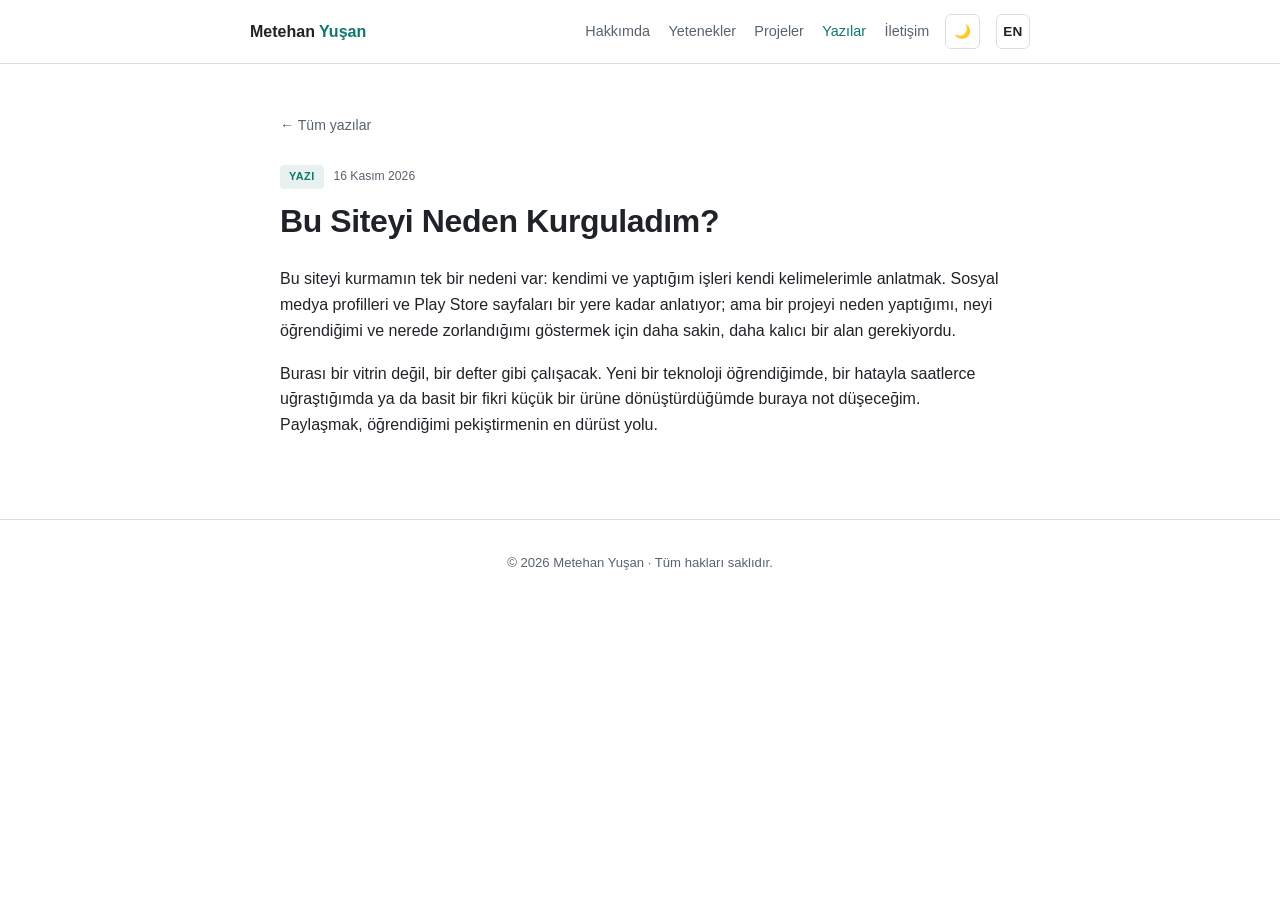
<file: yazilar/2026-11-16-why-i-built-this-site.html>
<!DOCTYPE html>
<html lang="tr">
<head>
  <meta charset="UTF-8">
  <meta name="viewport" content="width=device-width, initial-scale=1.0">
  <meta name="theme-color" content="#0d1117" id="themeColor">

  <title data-tr="Bu Siteyi Neden Kurguladım? | Metehan Yuşan" data-en="Why I Built This Site | Metehan Yuşan">Bu Siteyi Neden Kurguladım? | Metehan Yuşan</title>
  <meta name="description"
        content="Bu siteyi kendimi tanıtmak, projelerimi kendi düşüncemle anlatmak ve paylaştıkça bir adım ilerlemek için kurdum."
        data-tr-content="Bu siteyi kendimi tanıtmak, projelerimi kendi düşüncemle anlatmak ve paylaştıkça bir adım ilerlemek için kurdum."
        data-en-content="I built this site to introduce myself, explain my projects in my own words, and move one step forward with everything I share.">
  <link rel="canonical" href="https://metehanyusan.com/yazilar/2026-11-16-why-i-built-this-site.html">

  <meta property="og:type" content="article">
  <meta property="og:title" content="Bu Siteyi Neden Kurguladım?">
  <meta property="og:description" content="Bu siteyi kendimi tanıtmak, projelerimi kendi düşüncemle anlatmak ve paylaştıkça bir adım ilerlemek için kurdum.">
  <meta property="og:url" content="https://metehanyusan.com/yazilar/2026-11-16-why-i-built-this-site.html">
  <meta name="twitter:card" content="summary_large_image">

  <link rel="icon" href="data:image/svg+xml,%3Csvg xmlns='http://www.w3.org/2000/svg' viewBox='0 0 64 64'%3E%3Crect width='64' height='64' rx='14' fill='%230d1117'/%3E%3Ctext x='32' y='44' font-family='Arial,sans-serif' font-size='34' font-weight='700' text-anchor='middle' fill='%232dd4bf'%3EM%3C/text%3E%3C/svg%3E">

  <script type="application/ld+json">
  {
    "@context": "https://schema.org",
    "@type": "BlogPosting",
    "headline": "Bu Siteyi Neden Kurguladım?",
    "datePublished": "2026-11-16",
    "author": { "@type": "Person", "name": "Metehan Yuşan", "url": "https://metehanyusan.com/" },
    "mainEntityOfPage": "https://metehanyusan.com/yazilar/2026-11-16-why-i-built-this-site.html"
  }
  </script>

  <script>
    (function () {
      var theme = 'dark';
      try {
        var saved = localStorage.getItem('theme');
        var manual = localStorage.getItem('theme-manual');
        if (manual && saved) theme = saved;
        else if (window.matchMedia('(prefers-color-scheme: light)').matches) theme = 'light';
      } catch (e) {
        if (window.matchMedia('(prefers-color-scheme: light)').matches) theme = 'light';
      }
      document.documentElement.setAttribute('data-theme', theme);
    })();
  </script>

  <link rel="stylesheet" href="../style.css">
</head>
<body>

  <div id="progress"></div>

  <nav>
    <div class="nav-inner">
      <div class="nav-logo"><a href="../index.html" style="color:inherit">Metehan <span>Yuşan</span></a></div>
      <div class="nav-right">
        <div class="nav-links">
          <a href="../index.html#hakkimda" data-tr="Hakkımda" data-en="About">Hakkımda</a>
          <a href="../index.html#yetenekler" data-tr="Yetenekler" data-en="Skills">Yetenekler</a>
          <a href="../index.html#projeler" data-tr="Projeler" data-en="Projects">Projeler</a>
          <a href="../yazilar.html" data-tr="Yazılar" data-en="Writing">Yazılar</a>
          <a href="../index.html#iletisim" data-tr="İletişim" data-en="Contact">İletişim</a>
        </div>
        <button id="themeBtn" class="icon-btn" aria-label="Temayı değiştir" title="Tema" type="button">☀️</button>
        <button id="langBtn" class="icon-btn" aria-label="Switch to English" type="button">EN</button>
      </div>
    </div>
  </nav>

  <div class="container">
    <article class="article">

      <a href="../yazilar.html" class="back-link" data-tr="← Tüm yazılar" data-en="← All posts">← Tüm yazılar</a>

      <div class="article-meta">
        <span class="post-tag" data-tr="Yazı" data-en="Post">Yazı</span>
        <span class="post-date" data-tr="16 Kasım 2026" data-en="November 16, 2026">16 Kasım 2026</span>
      </div>

      <h1 data-tr="Bu Siteyi Neden Kurguladım?" data-en="Why I Built This Site">Bu Siteyi Neden Kurguladım?</h1>

      <!-- TÜRKÇE -->
      <div class="article-body active" data-lang="tr">
        <p>Bu siteyi kurmamın tek bir nedeni var: kendimi ve yaptığım işleri kendi kelimelerimle anlatmak. Sosyal medya profilleri ve Play Store sayfaları bir yere kadar anlatıyor; ama bir projeyi neden yaptığımı, neyi öğrendiğimi ve nerede zorlandığımı göstermek için daha sakin, daha kalıcı bir alan gerekiyordu.</p>

        <p>Burası bir vitrin değil, bir defter gibi çalışacak. Yeni bir teknoloji öğrendiğimde, bir hatayla saatlerce uğraştığımda ya da basit bir fikri küçük bir ürüne dönüştürdüğümde buraya not düşeceğim. Paylaşmak, öğrendiğimi pekiştirmenin en dürüst yolu.</p>
      </div>

      <!-- ENGLISH -->
      <div class="article-body" data-lang="en">
        <p>There is a single reason I built this site: to introduce myself and my work in my own words. Social media profiles and Play Store listings only go so far — I needed a calmer, more permanent place to show why I built a project, what I learned along the way, and where I got stuck.</p>

        <p>This isn't a showcase, it's closer to a notebook. When I pick up a new technology, spend hours on a bug, or turn a small idea into a working product, I'll write it down here. Sharing is the most honest way to reinforce what I learn.</p>
      </div>

    </article>
  </div>

  <footer>
    © 2026 Metehan Yuşan ·
    <span data-tr="Tüm hakları saklıdır." data-en="All rights reserved.">Tüm hakları saklıdır.</span>
  </footer>

  <button id="toTop" class="icon-btn" aria-label="Yukarı çık" title="Yukarı çık" type="button">↑</button>

  <script src="../script.js"></script>
</body>
</html>
</file>
<file: style.css>
/* ---------- TEMA DEĞİŞKENLERİ: KOYU (varsayılan) ---------- */
:root {
  --bg: #0d1117;
  --card: #161b22;
  --card-hover: #1c2128;
  --text: #e6edf3;
  --muted: #8b949e;
  --accent: #2dd4bf;
  --accent-contrast: #0d1117;
  --border: #30363d;
  --nav-bg: rgba(13, 17, 23, 0.85);
  --badge-bg: #1f2630;
  --shadow: 0 0 0 3px rgba(45, 212, 191, 0.15);
  --tag-bg: rgba(45, 212, 191, 0.12);
  --note: #f59e0b;
  --note-bg: rgba(245, 158, 11, 0.12);
}
[data-theme="light"] {
  --bg: #ffffff;
  --card: #f6f8fa;
  --card-hover: #eef1f4;
  --text: #1f2328;
  --muted: #59636e;
  --accent: #0f766e;          /* kontrast artırıldı */
  --accent-contrast: #ffffff;
  --border: #d8dee4;
  --nav-bg: rgba(255, 255, 255, 0.85);
  --badge-bg: #eaeef2;
  --shadow: 0 0 0 3px rgba(15, 118, 110, 0.18);
  --tag-bg: rgba(15, 118, 110, 0.1);
  --note: #b45309;
  --note-bg: rgba(180, 83, 9, 0.1);
}

/* ---------- TEMEL ---------- */
* { margin: 0; padding: 0; box-sizing: border-box; }
html {
  scroll-behavior: smooth;
  scroll-padding-top: 80px;
  scrollbar-width: thin;
  scrollbar-color: var(--border) transparent;
}
body {
  font-family: -apple-system, BlinkMacSystemFont, "Segoe UI", Roboto, Helvetica, Arial, sans-serif;
  background: var(--bg);
  color: var(--text);
  line-height: 1.6;
  transition: background-color 0.25s ease, color 0.25s ease;
}
.container { max-width: 820px; margin: 0 auto; padding: 0 1.25rem; }
section { padding: 3.5rem 0; }
h2 {
  font-size: 1.35rem; font-weight: 600;
  margin-bottom: 1.25rem; padding-bottom: 0.5rem;
  border-bottom: 1px solid var(--border);
}
a { color: var(--accent); text-decoration: none; }
.section-sub { color: var(--muted); font-size: 0.9rem; margin-top: -0.75rem; margin-bottom: 1.25rem; }

/* ---------- KÜÇÜK DETAYLAR ---------- */
::selection { background: var(--accent); color: var(--accent-contrast); }
:focus-visible { outline: 2px solid var(--accent); outline-offset: 3px; border-radius: 4px; }
[hidden] { display: none !important; }

/* ---------- SVG İKONLAR ---------- */
.ic {
  width: 1.1em; height: 1.1em; flex-shrink: 0;
  fill: none; stroke: currentColor; stroke-width: 2;
  stroke-linecap: round; stroke-linejoin: round;
  vertical-align: -0.18em;
}

/* ---------- OKUMA İLERLEME ÇUBUĞU ---------- */
#progress {
  position: fixed; top: 0; left: 0;
  height: 3px; width: 0;
  background: var(--accent);
  z-index: 200;
}

/* ---------- SCROLL REVEAL ---------- */
.reveal {
  opacity: 0;
  transform: translateY(18px);
  transition: opacity .6s ease, transform .6s ease;
}
.reveal.visible { opacity: 1; transform: none; }

/* ---------- ÜST MENÜ ---------- */
nav {
  position: sticky; top: 0; z-index: 100;
  background: var(--nav-bg);
  backdrop-filter: blur(10px);
  -webkit-backdrop-filter: blur(10px);
  border-bottom: 1px solid var(--border);
  transition: background-color 0.25s ease, border-color 0.25s ease;
}
.nav-inner {
  display: flex; align-items: center; justify-content: space-between;
  max-width: 820px; margin: 0 auto; padding: 0.9rem 1.25rem;
}
.nav-logo { font-weight: 700; font-size: 1rem; color: var(--text); }
.nav-logo span { color: var(--accent); }
.nav-right { display: flex; align-items: center; gap: 1rem; }
.nav-links { display: flex; gap: 1.15rem; }
.nav-links a { color: var(--muted); font-size: 0.9rem; transition: color 0.2s; }
.nav-links a:hover, .nav-links a.active { color: var(--accent); }
.icon-btn {
  background: transparent; border: 1px solid var(--border);
  color: var(--text); font-size: 0.85rem; font-weight: 600;
  width: 2.15rem; height: 2.15rem; border-radius: 6px; cursor: pointer;
  display: inline-flex; align-items: center; justify-content: center;
  transition: all 0.2s; font-family: inherit; line-height: 1;
}
.icon-btn:hover { border-color: var(--accent); color: var(--accent); }

/* ---------- HERO ---------- */
.hero {
  text-align: center;
  padding: 4rem 1rem 3rem;
  position: relative;
  isolation: isolate;
}
.hero::before {
  content: "";
  position: absolute; inset: 0; z-index: -1;
  background: radial-gradient(600px circle at 50% 0%, var(--tag-bg), transparent 70%);
}
.hero::after {
  content: "";
  position: absolute; inset: 0; z-index: -1;
  opacity: .35;
  background-image:
    linear-gradient(var(--border) 1px, transparent 1px),
    linear-gradient(90deg, var(--border) 1px, transparent 1px);
  background-size: 40px 40px;
  -webkit-mask-image: radial-gradient(ellipse at center top, #000 0%, transparent 70%);
  mask-image: radial-gradient(ellipse at center top, #000 0%, transparent 70%);
}
.hero h1 { font-size: 2.6rem; font-weight: 700; letter-spacing: -0.5px; margin-bottom: 0.4rem; border: none; padding: 0; }
.hero .title { color: var(--accent); font-size: 1.1rem; font-weight: 500; margin-bottom: 1rem; }
.hero .tagline { color: var(--muted); max-width: 540px; margin: 0 auto 1.75rem; }
.hero-buttons { display: flex; gap: 0.75rem; justify-content: center; flex-wrap: wrap; }
.btn {
  display: inline-block; padding: 0.65rem 1.4rem; border-radius: 8px;
  font-size: 0.9rem; font-weight: 500; transition: all 0.2s;
  border: none; cursor: pointer; font-family: inherit; text-align: center;
}
.btn-primary { background: var(--accent); color: var(--accent-contrast); }
.btn-primary:hover { opacity: 0.85; }
.btn-outline { border: 1px solid var(--border); color: var(--text); background: transparent; }
.btn-outline:hover { border-color: var(--accent); color: var(--accent); }

/* ---------- HERO TERMİNAL KARTI ---------- */
.terminal {
  max-width: 460px; margin: 2.25rem auto 0; text-align: left;
  background: var(--card); border: 1px solid var(--border);
  border-radius: 10px; overflow: hidden;
  font-family: "SF Mono", Consolas, "Liberation Mono", Menlo, monospace;
  font-size: 0.82rem;
}
.terminal-bar {
  display: flex; gap: 0.4rem; padding: 0.55rem 0.8rem;
  border-bottom: 1px solid var(--border); background: var(--badge-bg);
}
.terminal-bar i { width: 9px; height: 9px; border-radius: 50%; background: var(--border); display: block; }
.terminal-body { padding: 0.9rem 1rem; display: flex; flex-direction: column; gap: 0.15rem; }
.terminal-body .prompt { color: var(--accent); }
.terminal-body .out { color: var(--muted); margin-bottom: 0.45rem; }
.terminal-body .out:last-of-type { margin-bottom: 0; }
.cursor {
  display: inline-block; width: 0.55em; height: 1em;
  background: var(--accent); vertical-align: -0.15em;
  animation: blink 1s steps(2, start) infinite;
}
@keyframes blink { to { visibility: hidden; } }

/* ---------- HAKKIMDA ---------- */
.about p { color: var(--muted); margin-bottom: 0.9rem; }
.now-box {
  margin-top: 1.25rem; background: var(--card);
  border: 1px solid var(--border); border-left: 3px solid var(--accent);
  border-radius: 8px; padding: 0.9rem 1.1rem;
  font-size: 0.9rem; color: var(--muted);
}
.now-box strong { color: var(--text); }

/* ---------- YETENEKLER ---------- */
.skill-groups { display: grid; grid-template-columns: repeat(auto-fit, minmax(230px, 1fr)); gap: 1rem; }
.skill-group {
  background: var(--card); border: 1px solid var(--border);
  border-radius: 10px; padding: 1.1rem;
}
.skill-group h3 {
  font-size: 0.78rem; color: var(--accent); font-weight: 600;
  text-transform: uppercase; letter-spacing: 0.6px; margin-bottom: 0.8rem;
}
.badges { display: flex; flex-wrap: wrap; gap: 0.5rem; }
.badge {
  font-size: 0.78rem; padding: 0.28rem 0.65rem; border-radius: 6px;
  background: var(--badge-bg); border: 1px solid var(--border); color: var(--text);
}

/* ---------- PROJELER ---------- */
.project-grid { display: grid; grid-template-columns: repeat(auto-fit, minmax(240px, 1fr)); gap: 1rem; }
.project-card {
  display: flex; flex-direction: column;
  background: var(--card); border: 1px solid var(--border);
  border-radius: 10px; padding: 1.25rem; transition: all 0.2s;
}
.project-card:hover {
  border-color: var(--accent);
  transform: translateY(-3px);
  background:
    radial-gradient(260px circle at var(--mx, 50%) var(--my, 50%), var(--tag-bg), transparent 70%),
    var(--card-hover);
}
.project-card .icon { margin-bottom: 0.7rem; color: var(--accent); }
.project-card .icon .ic { width: 1.7rem; height: 1.7rem; }
.project-card h3 { font-size: 1rem; margin-bottom: 0.35rem; color: var(--text); }
.project-card p { color: var(--muted); font-size: 0.85rem; flex: 1; }
.project-card .card-link { margin-top: 0.9rem; font-size: 0.85rem; font-weight: 500; color: var(--accent); }
.project-card .card-link::after { content: " →"; }

/* ---------- ÖNE ÇIKAN PROJE (hidden kaldırılınca görünür) ---------- */
.featured-project { padding: 3rem 0; }
.featured-inner {
  display: grid; grid-template-columns: 1fr 1fr; gap: 2rem;
  align-items: center; background: var(--card);
  border: 1px solid var(--border); border-radius: 16px;
  padding: 2rem; transition: border-color 0.2s;
}
.featured-inner:hover { border-color: var(--accent); }
.featured-badge {
  display: inline-block; font-size: 0.72rem; font-weight: 600;
  letter-spacing: 0.5px; text-transform: uppercase;
  padding: 0.25rem 0.7rem; border-radius: 6px;
  background: var(--tag-bg); color: var(--accent); margin-bottom: 1rem;
}
.featured-title { font-size: 1.8rem; font-weight: 700; margin-bottom: 0.75rem; letter-spacing: -0.5px; border: none; padding: 0; }
.featured-desc { color: var(--muted); font-size: 1rem; margin-bottom: 1.25rem; line-height: 1.6; }
.featured-features { list-style: none; display: flex; flex-wrap: wrap; gap: 0.5rem 1.25rem; margin-bottom: 1.5rem; padding: 0; }
.featured-features li { font-size: 0.85rem; color: var(--text); }
.featured-buttons { display: flex; gap: 0.75rem; flex-wrap: wrap; }
.featured-visual { display: flex; justify-content: center; align-items: center; }
.featured-visual img { max-width: 100%; max-height: 380px; border-radius: 12px; border: 1px solid var(--border); }
.featured-placeholder {
  width: 100%; aspect-ratio: 9 / 16; max-height: 380px;
  background: var(--badge-bg); border: 2px dashed var(--border);
  border-radius: 12px; display: flex; flex-direction: column;
  align-items: center; justify-content: center; gap: 0.5rem;
  color: var(--muted); font-size: 0.85rem;
}

/* ---------- YOLCULUK ---------- */
.timeline {
  display: flex; flex-direction: column; gap: 1.4rem;
  padding-left: 1.5rem; border-left: 1px solid var(--border);
}
.timeline-item { position: relative; }
.timeline-item::before {
  content: ""; position: absolute;
  left: calc(-1.5rem - 5px); top: 0.4rem;
  width: 10px; height: 10px; border-radius: 50%;
  background: var(--accent); box-shadow: var(--shadow);
}
.timeline-item .year { font-size: 0.76rem; color: var(--accent); font-weight: 600; letter-spacing: 0.5px; }
.timeline-item h3 { font-size: 0.98rem; margin: 0.15rem 0; }
.timeline-item p { font-size: 0.85rem; color: var(--muted); }

/* ---------- İSTATİSTİK & SON İÇERİK KARTLARI ---------- */
.content-grid { display: grid; grid-template-columns: repeat(auto-fit, minmax(230px, 1fr)); gap: 1rem; }
.content-card {
  display: flex; flex-direction: column; gap: 0.9rem;
  background: var(--card); border: 1px solid var(--border);
  border-radius: 10px; padding: 1.15rem 1.25rem;
  color: var(--text); transition: all 0.2s;
}
.content-card:hover { border-color: var(--accent); transform: translateY(-3px); background: var(--card-hover); }
.content-head { display: flex; align-items: baseline; gap: 0.6rem; }
.content-num { font-size: 1.8rem; font-weight: 700; color: var(--accent); line-height: 1; }
.content-label { font-size: 0.85rem; color: var(--muted); font-weight: 500; }
.content-latest {
  display: flex; align-items: center; gap: 0.5rem;
  padding-top: 0.7rem; border-top: 1px solid var(--border);
  font-size: 0.82rem; min-width: 0;
}
.content-tag {
  flex-shrink: 0; font-size: 0.65rem; font-weight: 600;
  letter-spacing: 0.5px; text-transform: uppercase;
  padding: 0.15rem 0.45rem; border-radius: 4px;
  background: var(--tag-bg); color: var(--accent);
}
.content-title { color: var(--muted); white-space: nowrap; overflow: hidden; text-overflow: ellipsis; }
.content-card:hover .content-title { color: var(--text); }

/* ---------- YAZILAR ---------- */
.post-list { display: flex; flex-direction: column; gap: 1rem; }
.post-item {
  display: block; padding: 1.1rem 1.25rem;
  background: var(--card); border: 1px solid var(--border);
  border-radius: 10px; transition: all 0.2s;
}
.post-item:hover { border-color: var(--accent); background: var(--card-hover); }
.post-meta { display: flex; align-items: center; gap: 0.6rem; flex-wrap: wrap; margin-bottom: 0.35rem; }
.post-tag {
  font-size: 0.68rem; font-weight: 600; letter-spacing: 0.5px;
  text-transform: uppercase; padding: 0.15rem 0.5rem;
  border-radius: 4px; background: var(--tag-bg); color: var(--accent);
  border: 1px solid transparent;
}
.post-tag.note { color: var(--note); background: var(--note-bg); }
.post-date { font-size: 0.76rem; color: var(--muted); }
.post-item h3 { font-size: 1rem; margin: 0.1rem 0 0.35rem; color: var(--text); }
.post-item p { color: var(--muted); font-size: 0.86rem; }
.post-item:hover h3 { color: var(--accent); }
.section-actions { display: flex; flex-wrap: wrap; gap: 0.75rem; justify-content: center; margin-top: 1.5rem; }

/* ---------- İLETİŞİM ---------- */
.email-box {
  display: flex; flex-wrap: wrap; gap: 0.9rem;
  align-items: center; justify-content: space-between;
  background: var(--card); border: 1px solid var(--border);
  border-radius: 10px; padding: 1.1rem 1.25rem;
}
.email-box .email { font-size: 1rem; font-weight: 500; color: var(--text); display: inline-flex; align-items: center; gap: 0.5rem; }
.email-box .email:hover { color: var(--accent); }
.socials { display: flex; flex-wrap: wrap; gap: 0.6rem; margin-top: 1rem; }
.social-link {
  display: inline-flex; align-items: center; gap: 0.45rem;
  font-size: 0.82rem; padding: 0.42rem 0.8rem;
  background: var(--card); border: 1px solid var(--border);
  border-radius: 8px; color: var(--text); transition: all 0.2s;
}
.social-link:hover { border-color: var(--accent); color: var(--accent); transform: translateY(-1px); }

/* ---------- FOOTER ---------- */
footer {
  text-align: center; padding: 2rem 1rem 2.5rem;
  border-top: 1px solid var(--border); color: var(--muted); font-size: 0.82rem;
}

/* ---------- YUKARI ÇIK ---------- */
#toTop {
  position: fixed; right: 1.1rem;
  bottom: calc(1.1rem + env(safe-area-inset-bottom, 0px));
  background: var(--card);
  opacity: 0; pointer-events: none; z-index: 90;
  transition: opacity 0.25s ease, border-color 0.2s, color 0.2s;
}
#toTop.show { opacity: 1; pointer-events: auto; }

/* ---------- YAZI LİSTESİ / TEK YAZI SAYFALARI ---------- */
.page-header { text-align: center; padding: 3rem 1rem 2rem; }
.page-header h1 { font-size: 2rem; font-weight: 700; margin-bottom: 0.5rem; }
.page-header p { color: var(--muted); font-size: 0.95rem; }
.list-bottom { padding-bottom: 3rem; }
.article { max-width: 720px; margin: 0 auto; padding: 3rem 0 4rem; }
.article .article-meta { display: flex; align-items: center; gap: 0.6rem; flex-wrap: wrap; margin-bottom: 0.75rem; }
.article h1 { font-size: 2rem; font-weight: 700; line-height: 1.3; margin-bottom: 1.5rem; letter-spacing: -0.4px; }
.article-body p { color: var(--text); margin-bottom: 1.1rem; font-size: 1rem; }
.article-body h2 { font-size: 1.2rem; margin: 2rem 0 0.8rem; padding-bottom: 0.4rem; border-bottom: 1px solid var(--border); }
.article-body ul, .article-body ol { margin: 0 0 1.1rem 1.4rem; color: var(--text); }
.article-body li { margin-bottom: 0.4rem; }
.article-body code {
  font-family: "SF Mono", Consolas, "Liberation Mono", monospace;
  font-size: 0.86em; background: var(--badge-bg);
  border: 1px solid var(--border); padding: 0.1rem 0.35rem; border-radius: 4px;
}
.article-body pre {
  background: var(--card); border: 1px solid var(--border);
  border-radius: 8px; padding: 1rem; overflow-x: auto; margin-bottom: 1.2rem;
}
.article-body pre code { background: none; border: none; padding: 0; font-size: 0.85rem; }
.article-body blockquote {
  border-left: 3px solid var(--accent); padding-left: 1rem;
  margin: 0 0 1.1rem; color: var(--muted); font-style: italic;
}
.back-link {
  display: inline-flex; align-items: center; gap: 0.4rem;
  font-size: 0.88rem; color: var(--muted);
  margin-bottom: 1.75rem; transition: color 0.2s;
}
.back-link:hover { color: var(--accent); }
[data-lang] { display: none; }
[data-lang].active { display: block; }

/* ---------- CV MODAL ---------- */
.modal-overlay {
  position: fixed; inset: 0;
  background: rgba(0, 0, 0, 0.6);
  display: flex; align-items: center; justify-content: center;
  z-index: 300; padding: 1rem;
}
.modal {
  background: var(--card); border: 1px solid var(--border);
  border-radius: 12px; padding: 1.75rem;
  max-width: 420px; width: 100%;
  position: relative;
  animation: modalIn 0.2s ease;
  box-shadow: 0 20px 60px rgba(0, 0, 0, 0.4);
}
@keyframes modalIn {
  from { opacity: 0; transform: translateY(10px) scale(0.98); }
  to { opacity: 1; transform: translateY(0) scale(1); }
}
.modal-close {
  position: absolute; top: 0.75rem; right: 0.75rem;
  background: transparent; border: none;
  font-size: 1.5rem; color: var(--muted); cursor: pointer;
  line-height: 1; width: 2rem; height: 2rem;
  border-radius: 6px; display: inline-flex;
  align-items: center; justify-content: center;
  transition: all 0.2s; font-family: inherit;
}
.modal-close:hover { color: var(--text); background: var(--badge-bg); }
.modal h3 { font-size: 1.2rem; margin-bottom: 0.5rem; }
.modal-desc { color: var(--muted); font-size: 0.9rem; margin-bottom: 1.25rem; }
.modal-downloads { display: flex; gap: 0.6rem; flex-wrap: wrap; }
.modal-downloads .btn { flex: 1; min-width: 140px; }

/* ---------- MOBİL ---------- */
@media (max-width: 700px) {
  .nav-inner { flex-wrap: wrap; gap: 0.5rem; }
  .nav-links { order: 3; width: 100%; overflow-x: auto; gap: 1rem; padding-bottom: 0.2rem; }
  .nav-links a { white-space: nowrap; }
  html { scroll-padding-top: 110px; }
  .featured-inner { grid-template-columns: 1fr; padding: 1.5rem; }
  .featured-visual { order: -1; }
  .featured-placeholder { max-height: 220px; aspect-ratio: 16 / 9; }
  .featured-title { font-size: 1.4rem; }
}
@media (max-width: 620px) {
  .hero h1 { font-size: 2rem; }
  .hero { padding-top: 2.5rem; }
  section { padding: 2.5rem 0; }
  .email-box { flex-direction: column; align-items: flex-start; }
  .article h1 { font-size: 1.55rem; }
  .page-header h1 { font-size: 1.6rem; }
  .modal-downloads .btn { min-width: 100%; }
}

/* ---------- HAREKET HASSASİYETİ ---------- */
@media (prefers-reduced-motion: reduce) {
  html { scroll-behavior: auto; }
  * { transition: none !important; animation: none !important; }
  .reveal { opacity: 1; transform: none; }
}/* ---------- TEMA DEĞİŞKENLERİ: KOYU (varsayılan) ---------- */
:root {
  --bg: #0d1117;
  --card: #161b22;
  --card-hover: #1c2128;
  --text: #e6edf3;
  --muted: #8b949e;
  --accent: #2dd4bf;
  --accent-contrast: #0d1117;
  --border: #30363d;
  --nav-bg: rgba(13, 17, 23, 0.85);
  --badge-bg: #1f2630;
  --shadow: 0 0 0 3px rgba(45, 212, 191, 0.15);
  --tag-bg: rgba(45, 212, 191, 0.12);
  --note: #f59e0b;
  --note-bg: rgba(245, 158, 11, 0.12);
}
[data-theme="light"] {
  --bg: #ffffff;
  --card: #f6f8fa;
  --card-hover: #eef1f4;
  --text: #1f2328;
  --muted: #59636e;
  --accent: #0f766e;          /* kontrast artırıldı */
  --accent-contrast: #ffffff;
  --border: #d8dee4;
  --nav-bg: rgba(255, 255, 255, 0.85);
  --badge-bg: #eaeef2;
  --shadow: 0 0 0 3px rgba(15, 118, 110, 0.18);
  --tag-bg: rgba(15, 118, 110, 0.1);
  --note: #b45309;
  --note-bg: rgba(180, 83, 9, 0.1);
}

/* ---------- TEMEL ---------- */
* { margin: 0; padding: 0; box-sizing: border-box; }
html {
  scroll-behavior: smooth;
  scroll-padding-top: 80px;
  scrollbar-width: thin;
  scrollbar-color: var(--border) transparent;
}
body {
  font-family: -apple-system, BlinkMacSystemFont, "Segoe UI", Roboto, Helvetica, Arial, sans-serif;
  background: var(--bg);
  color: var(--text);
  line-height: 1.6;
  transition: background-color 0.25s ease, color 0.25s ease;
}
.container { max-width: 820px; margin: 0 auto; padding: 0 1.25rem; }
section { padding: 3.5rem 0; }
h2 {
  font-size: 1.35rem; font-weight: 600;
  margin-bottom: 1.25rem; padding-bottom: 0.5rem;
  border-bottom: 1px solid var(--border);
}
a { color: var(--accent); text-decoration: none; }
.section-sub { color: var(--muted); font-size: 0.9rem; margin-top: -0.75rem; margin-bottom: 1.25rem; }

/* ---------- KÜÇÜK DETAYLAR ---------- */
::selection { background: var(--accent); color: var(--accent-contrast); }
:focus-visible { outline: 2px solid var(--accent); outline-offset: 3px; border-radius: 4px; }
[hidden] { display: none !important; }

/* ---------- SVG İKONLAR ---------- */
.ic {
  width: 1.1em; height: 1.1em; flex-shrink: 0;
  fill: none; stroke: currentColor; stroke-width: 2;
  stroke-linecap: round; stroke-linejoin: round;
  vertical-align: -0.18em;
}

/* ---------- OKUMA İLERLEME ÇUBUĞU ---------- */
#progress {
  position: fixed; top: 0; left: 0;
  height: 3px; width: 0;
  background: var(--accent);
  z-index: 200;
}

/* ---------- SCROLL REVEAL ---------- */
.reveal {
  opacity: 0;
  transform: translateY(18px);
  transition: opacity .6s ease, transform .6s ease;
}
.reveal.visible { opacity: 1; transform: none; }

/* ---------- ÜST MENÜ ---------- */
nav {
  position: sticky; top: 0; z-index: 100;
  background: var(--nav-bg);
  backdrop-filter: blur(10px);
  -webkit-backdrop-filter: blur(10px);
  border-bottom: 1px solid var(--border);
  transition: background-color 0.25s ease, border-color 0.25s ease;
}
.nav-inner {
  display: flex; align-items: center; justify-content: space-between;
  max-width: 820px; margin: 0 auto; padding: 0.9rem 1.25rem;
}
.nav-logo { font-weight: 700; font-size: 1rem; color: var(--text); }
.nav-logo span { color: var(--accent); }
.nav-right { display: flex; align-items: center; gap: 1rem; }
.nav-links { display: flex; gap: 1.15rem; }
.nav-links a { color: var(--muted); font-size: 0.9rem; transition: color 0.2s; }
.nav-links a:hover, .nav-links a.active { color: var(--accent); }
.icon-btn {
  background: transparent; border: 1px solid var(--border);
  color: var(--text); font-size: 0.85rem; font-weight: 600;
  width: 2.15rem; height: 2.15rem; border-radius: 6px; cursor: pointer;
  display: inline-flex; align-items: center; justify-content: center;
  transition: all 0.2s; font-family: inherit; line-height: 1;
}
.icon-btn:hover { border-color: var(--accent); color: var(--accent); }

/* ---------- HERO ---------- */
.hero {
  text-align: center;
  padding: 4rem 1rem 3rem;
  position: relative;
  isolation: isolate;
}
.hero::before {
  content: "";
  position: absolute; inset: 0; z-index: -1;
  background: radial-gradient(600px circle at 50% 0%, var(--tag-bg), transparent 70%);
}
.hero::after {
  content: "";
  position: absolute; inset: 0; z-index: -1;
  opacity: .35;
  background-image:
    linear-gradient(var(--border) 1px, transparent 1px),
    linear-gradient(90deg, var(--border) 1px, transparent 1px);
  background-size: 40px 40px;
  -webkit-mask-image: radial-gradient(ellipse at center top, #000 0%, transparent 70%);
  mask-image: radial-gradient(ellipse at center top, #000 0%, transparent 70%);
}
.hero h1 { font-size: 2.6rem; font-weight: 700; letter-spacing: -0.5px; margin-bottom: 0.4rem; border: none; padding: 0; }
.hero .title { color: var(--accent); font-size: 1.1rem; font-weight: 500; margin-bottom: 1rem; }
.hero .tagline { color: var(--muted); max-width: 540px; margin: 0 auto 1.75rem; }
.hero-buttons { display: flex; gap: 0.75rem; justify-content: center; flex-wrap: wrap; }
.btn {
  display: inline-block; padding: 0.65rem 1.4rem; border-radius: 8px;
  font-size: 0.9rem; font-weight: 500; transition: all 0.2s;
  border: none; cursor: pointer; font-family: inherit; text-align: center;
}
.btn-primary { background: var(--accent); color: var(--accent-contrast); }
.btn-primary:hover { opacity: 0.85; }
.btn-outline { border: 1px solid var(--border); color: var(--text); background: transparent; }
.btn-outline:hover { border-color: var(--accent); color: var(--accent); }

/* ---------- HERO TERMİNAL KARTI ---------- */
.terminal {
  max-width: 460px; margin: 2.25rem auto 0; text-align: left;
  background: var(--card); border: 1px solid var(--border);
  border-radius: 10px; overflow: hidden;
  font-family: "SF Mono", Consolas, "Liberation Mono", Menlo, monospace;
  font-size: 0.82rem;
}
.terminal-bar {
  display: flex; gap: 0.4rem; padding: 0.55rem 0.8rem;
  border-bottom: 1px solid var(--border); background: var(--badge-bg);
}
.terminal-bar i { width: 9px; height: 9px; border-radius: 50%; background: var(--border); display: block; }
.terminal-body { padding: 0.9rem 1rem; display: flex; flex-direction: column; gap: 0.15rem; }
.terminal-body .prompt { color: var(--accent); }
.terminal-body .out { color: var(--muted); margin-bottom: 0.45rem; }
.terminal-body .out:last-of-type { margin-bottom: 0; }
.cursor {
  display: inline-block; width: 0.55em; height: 1em;
  background: var(--accent); vertical-align: -0.15em;
  animation: blink 1s steps(2, start) infinite;
}
@keyframes blink { to { visibility: hidden; } }

/* ---------- HAKKIMDA ---------- */
.about p { color: var(--muted); margin-bottom: 0.9rem; }
.now-box {
  margin-top: 1.25rem; background: var(--card);
  border: 1px solid var(--border); border-left: 3px solid var(--accent);
  border-radius: 8px; padding: 0.9rem 1.1rem;
  font-size: 0.9rem; color: var(--muted);
}
.now-box strong { color: var(--text); }

/* ---------- YETENEKLER ---------- */
.skill-groups { display: grid; grid-template-columns: repeat(auto-fit, minmax(230px, 1fr)); gap: 1rem; }
.skill-group {
  background: var(--card); border: 1px solid var(--border);
  border-radius: 10px; padding: 1.1rem;
}
.skill-group h3 {
  font-size: 0.78rem; color: var(--accent); font-weight: 600;
  text-transform: uppercase; letter-spacing: 0.6px; margin-bottom: 0.8rem;
}
.badges { display: flex; flex-wrap: wrap; gap: 0.5rem; }
.badge {
  font-size: 0.78rem; padding: 0.28rem 0.65rem; border-radius: 6px;
  background: var(--badge-bg); border: 1px solid var(--border); color: var(--text);
}

/* ---------- PROJELER ---------- */
.project-grid { display: grid; grid-template-columns: repeat(auto-fit, minmax(240px, 1fr)); gap: 1rem; }
.project-card {
  display: flex; flex-direction: column;
  background: var(--card); border: 1px solid var(--border);
  border-radius: 10px; padding: 1.25rem; transition: all 0.2s;
}
.project-card:hover {
  border-color: var(--accent);
  transform: translateY(-3px);
  background:
    radial-gradient(260px circle at var(--mx, 50%) var(--my, 50%), var(--tag-bg), transparent 70%),
    var(--card-hover);
}
.project-card .icon { margin-bottom: 0.7rem; color: var(--accent); }
.project-card .icon .ic { width: 1.7rem; height: 1.7rem; }
.project-card h3 { font-size: 1rem; margin-bottom: 0.35rem; color: var(--text); }
.project-card p { color: var(--muted); font-size: 0.85rem; flex: 1; }
.project-card .card-link { margin-top: 0.9rem; font-size: 0.85rem; font-weight: 500; color: var(--accent); }
.project-card .card-link::after { content: " →"; }

/* ---------- ÖNE ÇIKAN PROJE (hidden kaldırılınca görünür) ---------- */
.featured-project { padding: 3rem 0; }
.featured-inner {
  display: grid; grid-template-columns: 1fr 1fr; gap: 2rem;
  align-items: center; background: var(--card);
  border: 1px solid var(--border); border-radius: 16px;
  padding: 2rem; transition: border-color 0.2s;
}
.featured-inner:hover { border-color: var(--accent); }
.featured-badge {
  display: inline-block; font-size: 0.72rem; font-weight: 600;
  letter-spacing: 0.5px; text-transform: uppercase;
  padding: 0.25rem 0.7rem; border-radius: 6px;
  background: var(--tag-bg); color: var(--accent); margin-bottom: 1rem;
}
.featured-title { font-size: 1.8rem; font-weight: 700; margin-bottom: 0.75rem; letter-spacing: -0.5px; border: none; padding: 0; }
.featured-desc { color: var(--muted); font-size: 1rem; margin-bottom: 1.25rem; line-height: 1.6; }
.featured-features { list-style: none; display: flex; flex-wrap: wrap; gap: 0.5rem 1.25rem; margin-bottom: 1.5rem; padding: 0; }
.featured-features li { font-size: 0.85rem; color: var(--text); }
.featured-buttons { display: flex; gap: 0.75rem; flex-wrap: wrap; }
.featured-visual { display: flex; justify-content: center; align-items: center; }
.featured-visual img { max-width: 100%; max-height: 380px; border-radius: 12px; border: 1px solid var(--border); }
.featured-placeholder {
  width: 100%; aspect-ratio: 9 / 16; max-height: 380px;
  background: var(--badge-bg); border: 2px dashed var(--border);
  border-radius: 12px; display: flex; flex-direction: column;
  align-items: center; justify-content: center; gap: 0.5rem;
  color: var(--muted); font-size: 0.85rem;
}

/* ---------- YOLCULUK ---------- */
.timeline {
  display: flex; flex-direction: column; gap: 1.4rem;
  padding-left: 1.5rem; border-left: 1px solid var(--border);
}
.timeline-item { position: relative; }
.timeline-item::before {
  content: ""; position: absolute;
  left: calc(-1.5rem - 5px); top: 0.4rem;
  width: 10px; height: 10px; border-radius: 50%;
  background: var(--accent); box-shadow: var(--shadow);
}
.timeline-item .year { font-size: 0.76rem; color: var(--accent); font-weight: 600; letter-spacing: 0.5px; }
.timeline-item h3 { font-size: 0.98rem; margin: 0.15rem 0; }
.timeline-item p { font-size: 0.85rem; color: var(--muted); }

/* ---------- İSTATİSTİK & SON İÇERİK KARTLARI ---------- */
.content-grid { display: grid; grid-template-columns: repeat(auto-fit, minmax(230px, 1fr)); gap: 1rem; }
.content-card {
  display: flex; flex-direction: column; gap: 0.9rem;
  background: var(--card); border: 1px solid var(--border);
  border-radius: 10px; padding: 1.15rem 1.25rem;
  color: var(--text); transition: all 0.2s;
}
.content-card:hover { border-color: var(--accent); transform: translateY(-3px); background: var(--card-hover); }
.content-head { display: flex; align-items: baseline; gap: 0.6rem; }
.content-num { font-size: 1.8rem; font-weight: 700; color: var(--accent); line-height: 1; }
.content-label { font-size: 0.85rem; color: var(--muted); font-weight: 500; }
.content-latest {
  display: flex; align-items: center; gap: 0.5rem;
  padding-top: 0.7rem; border-top: 1px solid var(--border);
  font-size: 0.82rem; min-width: 0;
}
.content-tag {
  flex-shrink: 0; font-size: 0.65rem; font-weight: 600;
  letter-spacing: 0.5px; text-transform: uppercase;
  padding: 0.15rem 0.45rem; border-radius: 4px;
  background: var(--tag-bg); color: var(--accent);
}
.content-title { color: var(--muted); white-space: nowrap; overflow: hidden; text-overflow: ellipsis; }
.content-card:hover .content-title { color: var(--text); }

/* ---------- YAZILAR ---------- */
.post-list { display: flex; flex-direction: column; gap: 1rem; }
.post-item {
  display: block; padding: 1.1rem 1.25rem;
  background: var(--card); border: 1px solid var(--border);
  border-radius: 10px; transition: all 0.2s;
}
.post-item:hover { border-color: var(--accent); background: var(--card-hover); }
.post-meta { display: flex; align-items: center; gap: 0.6rem; flex-wrap: wrap; margin-bottom: 0.35rem; }
.post-tag {
  font-size: 0.68rem; font-weight: 600; letter-spacing: 0.5px;
  text-transform: uppercase; padding: 0.15rem 0.5rem;
  border-radius: 4px; background: var(--tag-bg); color: var(--accent);
  border: 1px solid transparent;
}
.post-tag.note { color: var(--note); background: var(--note-bg); }
.post-date { font-size: 0.76rem; color: var(--muted); }
.post-item h3 { font-size: 1rem; margin: 0.1rem 0 0.35rem; color: var(--text); }
.post-item p { color: var(--muted); font-size: 0.86rem; }
.post-item:hover h3 { color: var(--accent); }
.section-actions { display: flex; flex-wrap: wrap; gap: 0.75rem; justify-content: center; margin-top: 1.5rem; }

/* ---------- İLETİŞİM ---------- */
.email-box {
  display: flex; flex-wrap: wrap; gap: 0.9rem;
  align-items: center; justify-content: space-between;
  background: var(--card); border: 1px solid var(--border);
  border-radius: 10px; padding: 1.1rem 1.25rem;
}
.email-box .email { font-size: 1rem; font-weight: 500; color: var(--text); display: inline-flex; align-items: center; gap: 0.5rem; }
.email-box .email:hover { color: var(--accent); }
.socials { display: flex; flex-wrap: wrap; gap: 0.6rem; margin-top: 1rem; }
.social-link {
  display: inline-flex; align-items: center; gap: 0.45rem;
  font-size: 0.82rem; padding: 0.42rem 0.8rem;
  background: var(--card); border: 1px solid var(--border);
  border-radius: 8px; color: var(--text); transition: all 0.2s;
}
.social-link:hover { border-color: var(--accent); color: var(--accent); transform: translateY(-1px); }

/* ---------- FOOTER ---------- */
footer {
  text-align: center; padding: 2rem 1rem 2.5rem;
  border-top: 1px solid var(--border); color: var(--muted); font-size: 0.82rem;
}

/* ---------- YUKARI ÇIK ---------- */
#toTop {
  position: fixed; right: 1.1rem;
  bottom: calc(1.1rem + env(safe-area-inset-bottom, 0px));
  background: var(--card);
  opacity: 0; pointer-events: none; z-index: 90;
  transition: opacity 0.25s ease, border-color 0.2s, color 0.2s;
}
#toTop.show { opacity: 1; pointer-events: auto; }

/* ---------- YAZI LİSTESİ / TEK YAZI SAYFALARI ---------- */
.page-header { text-align: center; padding: 3rem 1rem 2rem; }
.page-header h1 { font-size: 2rem; font-weight: 700; margin-bottom: 0.5rem; }
.page-header p { color: var(--muted); font-size: 0.95rem; }
.list-bottom { padding-bottom: 3rem; }
.article { max-width: 720px; margin: 0 auto; padding: 3rem 0 4rem; }
.article .article-meta { display: flex; align-items: center; gap: 0.6rem; flex-wrap: wrap; margin-bottom: 0.75rem; }
.article h1 { font-size: 2rem; font-weight: 700; line-height: 1.3; margin-bottom: 1.5rem; letter-spacing: -0.4px; }
.article-body p { color: var(--text); margin-bottom: 1.1rem; font-size: 1rem; }
.article-body h2 { font-size: 1.2rem; margin: 2rem 0 0.8rem; padding-bottom: 0.4rem; border-bottom: 1px solid var(--border); }
.article-body ul, .article-body ol { margin: 0 0 1.1rem 1.4rem; color: var(--text); }
.article-body li { margin-bottom: 0.4rem; }
.article-body code {
  font-family: "SF Mono", Consolas, "Liberation Mono", monospace;
  font-size: 0.86em; background: var(--badge-bg);
  border: 1px solid var(--border); padding: 0.1rem 0.35rem; border-radius: 4px;
}
.article-body pre {
  background: var(--card); border: 1px solid var(--border);
  border-radius: 8px; padding: 1rem; overflow-x: auto; margin-bottom: 1.2rem;
}
.article-body pre code { background: none; border: none; padding: 0; font-size: 0.85rem; }
.article-body blockquote {
  border-left: 3px solid var(--accent); padding-left: 1rem;
  margin: 0 0 1.1rem; color: var(--muted); font-style: italic;
}
.back-link {
  display: inline-flex; align-items: center; gap: 0.4rem;
  font-size: 0.88rem; color: var(--muted);
  margin-bottom: 1.75rem; transition: color 0.2s;
}
.back-link:hover { color: var(--accent); }
[data-lang] { display: none; }
[data-lang].active { display: block; }

/* ---------- CV MODAL ---------- */
.modal-overlay {
  position: fixed; inset: 0;
  background: rgba(0, 0, 0, 0.6);
  display: flex; align-items: center; justify-content: center;
  z-index: 300; padding: 1rem;
}
.modal {
  background: var(--card); border: 1px solid var(--border);
  border-radius: 12px; padding: 1.75rem;
  max-width: 420px; width: 100%;
  position: relative;
  animation: modalIn 0.2s ease;
  box-shadow: 0 20px 60px rgba(0, 0, 0, 0.4);
}
@keyframes modalIn {
  from { opacity: 0; transform: translateY(10px) scale(0.98); }
  to { opacity: 1; transform: translateY(0) scale(1); }
}
.modal-close {
  position: absolute; top: 0.75rem; right: 0.75rem;
  background: transparent; border: none;
  font-size: 1.5rem; color: var(--muted); cursor: pointer;
  line-height: 1; width: 2rem; height: 2rem;
  border-radius: 6px; display: inline-flex;
  align-items: center; justify-content: center;
  transition: all 0.2s; font-family: inherit;
}
.modal-close:hover { color: var(--text); background: var(--badge-bg); }
.modal h3 { font-size: 1.2rem; margin-bottom: 0.5rem; }
.modal-desc { color: var(--muted); font-size: 0.9rem; margin-bottom: 1.25rem; }
.modal-downloads { display: flex; gap: 0.6rem; flex-wrap: wrap; }
.modal-downloads .btn { flex: 1; min-width: 140px; }
.modal input[type="email"] {
  width: 100%; padding: 0.7rem 0.9rem;
  background: var(--bg); border: 1px solid var(--border);
  border-radius: 8px; color: var(--text);
  font-family: inherit; font-size: 0.95rem;
  margin-bottom: 0.75rem;
}
.modal input[type="email"]:focus { outline: none; border-color: var(--accent); }
.modal input[type="email"].invalid { border-color: #f85149; }
.form-error { color: #f85149; font-size: 0.82rem; margin: -0.3rem 0 0.75rem; }
.modal form button[type="submit"] { width: 100%; }
.modal form button[type="submit"]:disabled { opacity: 0.6; cursor: wait; }
.modal-success { color: var(--accent); font-weight: 500; margin-bottom: 0.75rem; }
.modal-kvkk { font-size: 0.75rem; color: var(--muted); line-height: 1.4; margin-top: 1.1rem; }

/* ---------- MOBİL ---------- */
@media (max-width: 700px) {
  .nav-inner { flex-wrap: wrap; gap: 0.5rem; }
  .nav-links { order: 3; width: 100%; overflow-x: auto; gap: 1rem; padding-bottom: 0.2rem; }
  .nav-links a { white-space: nowrap; }
  html { scroll-padding-top: 110px; }
  .featured-inner { grid-template-columns: 1fr; padding: 1.5rem; }
  .featured-visual { order: -1; }
  .featured-placeholder { max-height: 220px; aspect-ratio: 16 / 9; }
  .featured-title { font-size: 1.4rem; }
}
@media (max-width: 620px) {
  .hero h1 { font-size: 2rem; }
  .hero { padding-top: 2.5rem; }
  section { padding: 2.5rem 0; }
  .email-box { flex-direction: column; align-items: flex-start; }
  .article h1 { font-size: 1.55rem; }
  .page-header h1 { font-size: 1.6rem; }
  .modal-downloads .btn { min-width: 100%; }
}

/* ---------- HAREKET HASSASİYETİ ---------- */
@media (prefers-reduced-motion: reduce) {
  html { scroll-behavior: auto; }
  * { transition: none !important; animation: none !important; }
  .reveal { opacity: 1; transform: none; }
}
</file>
